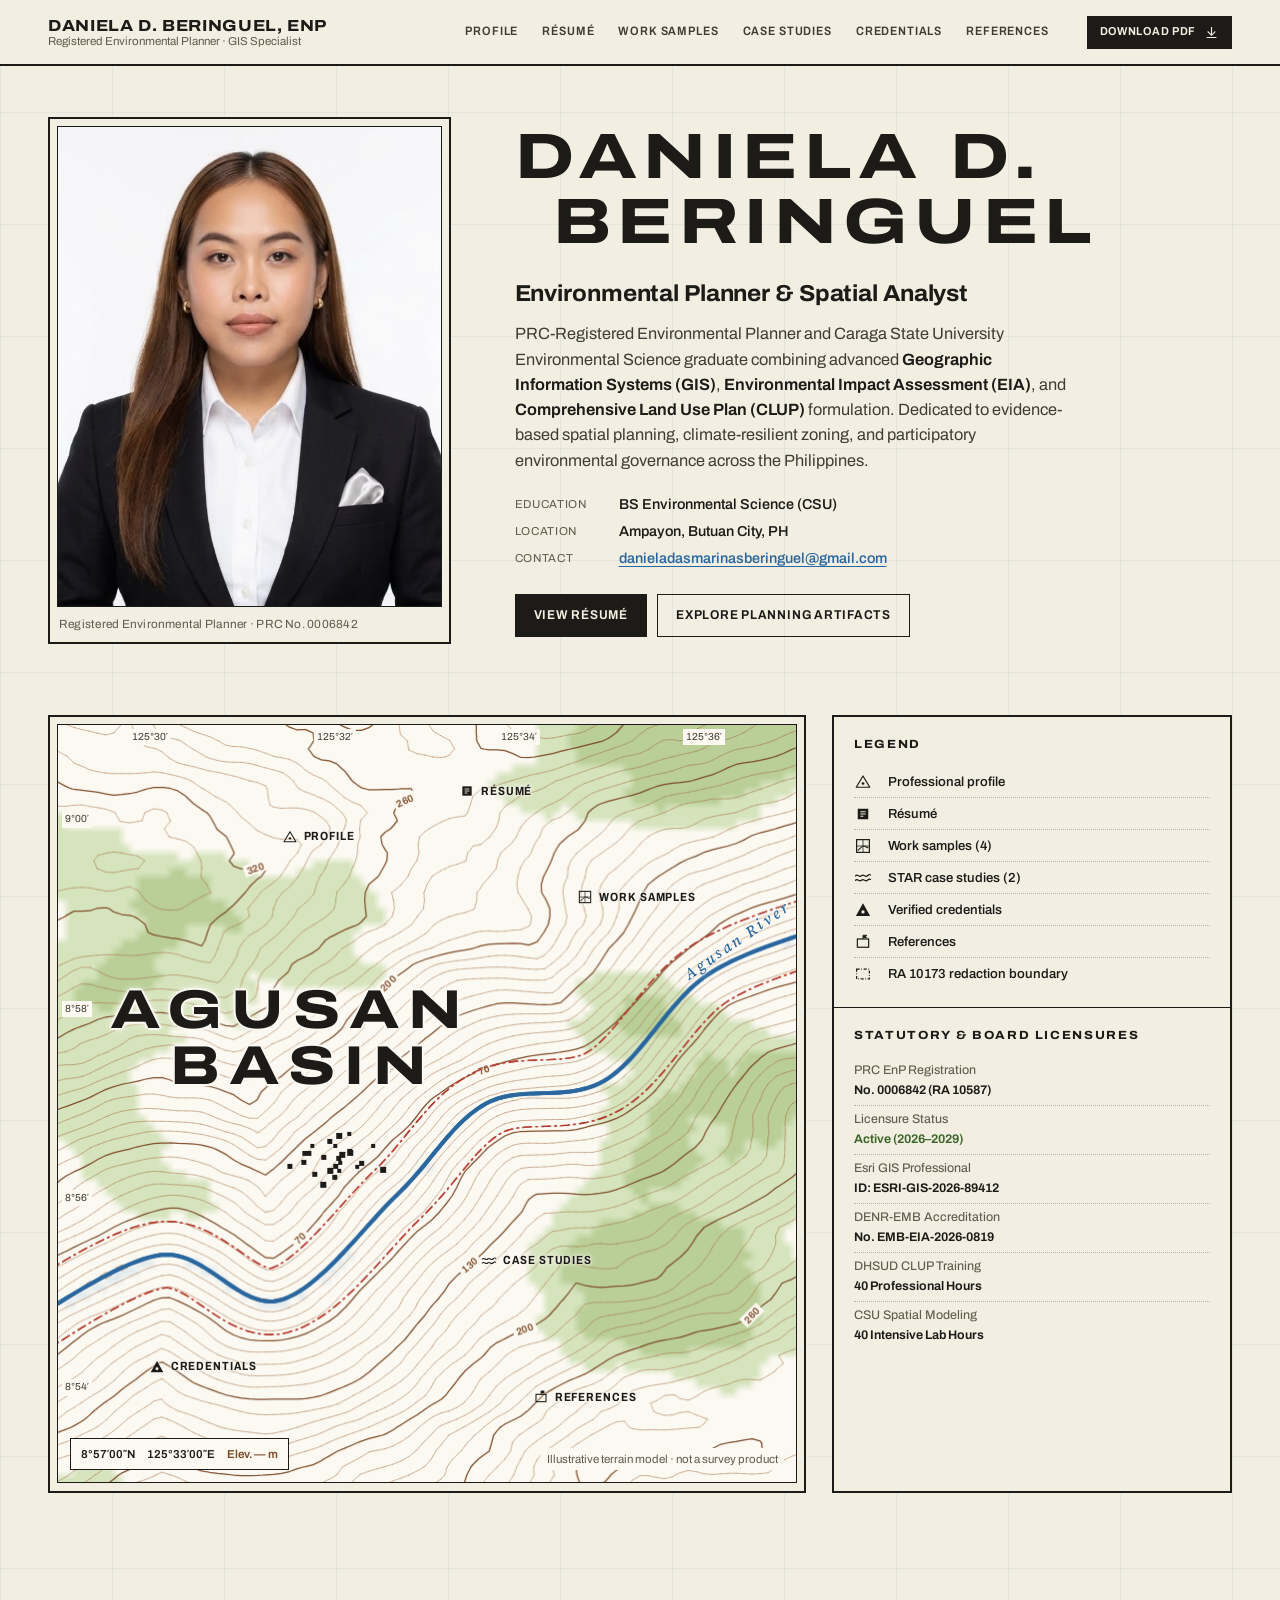
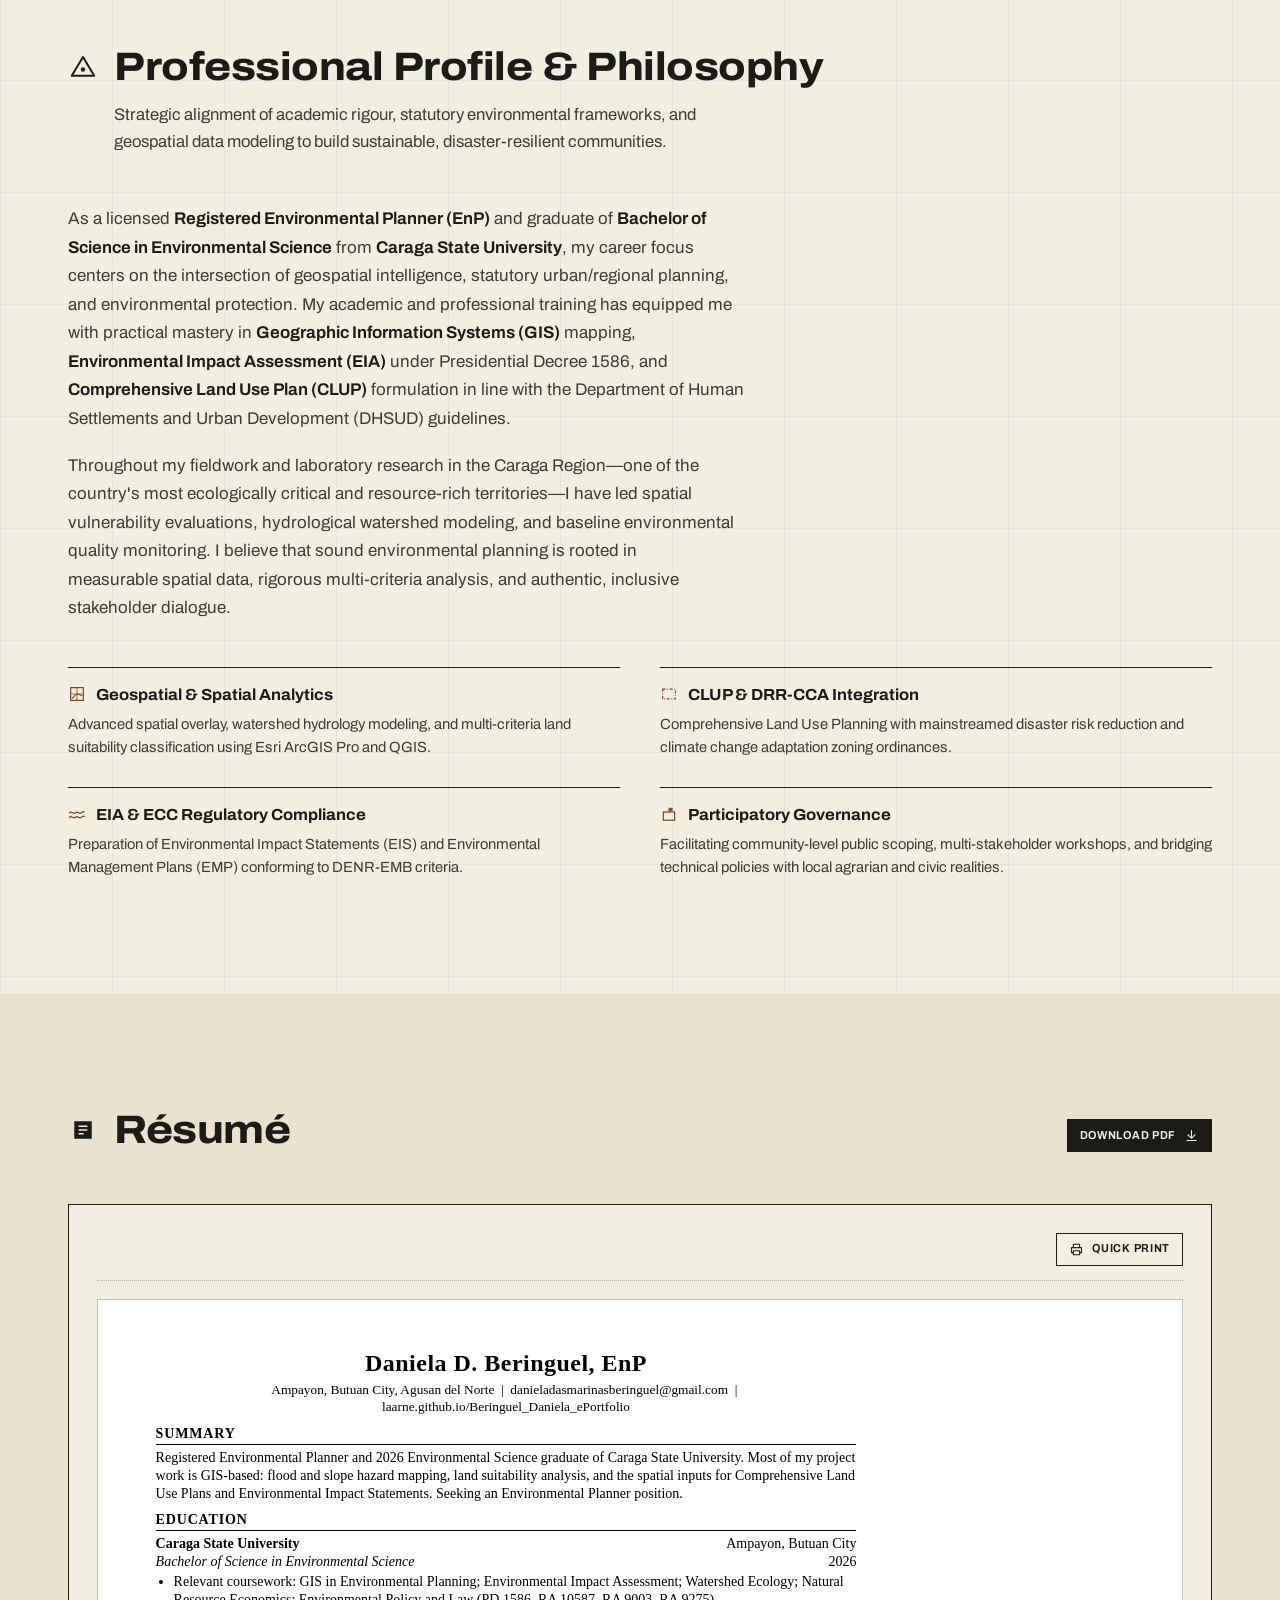
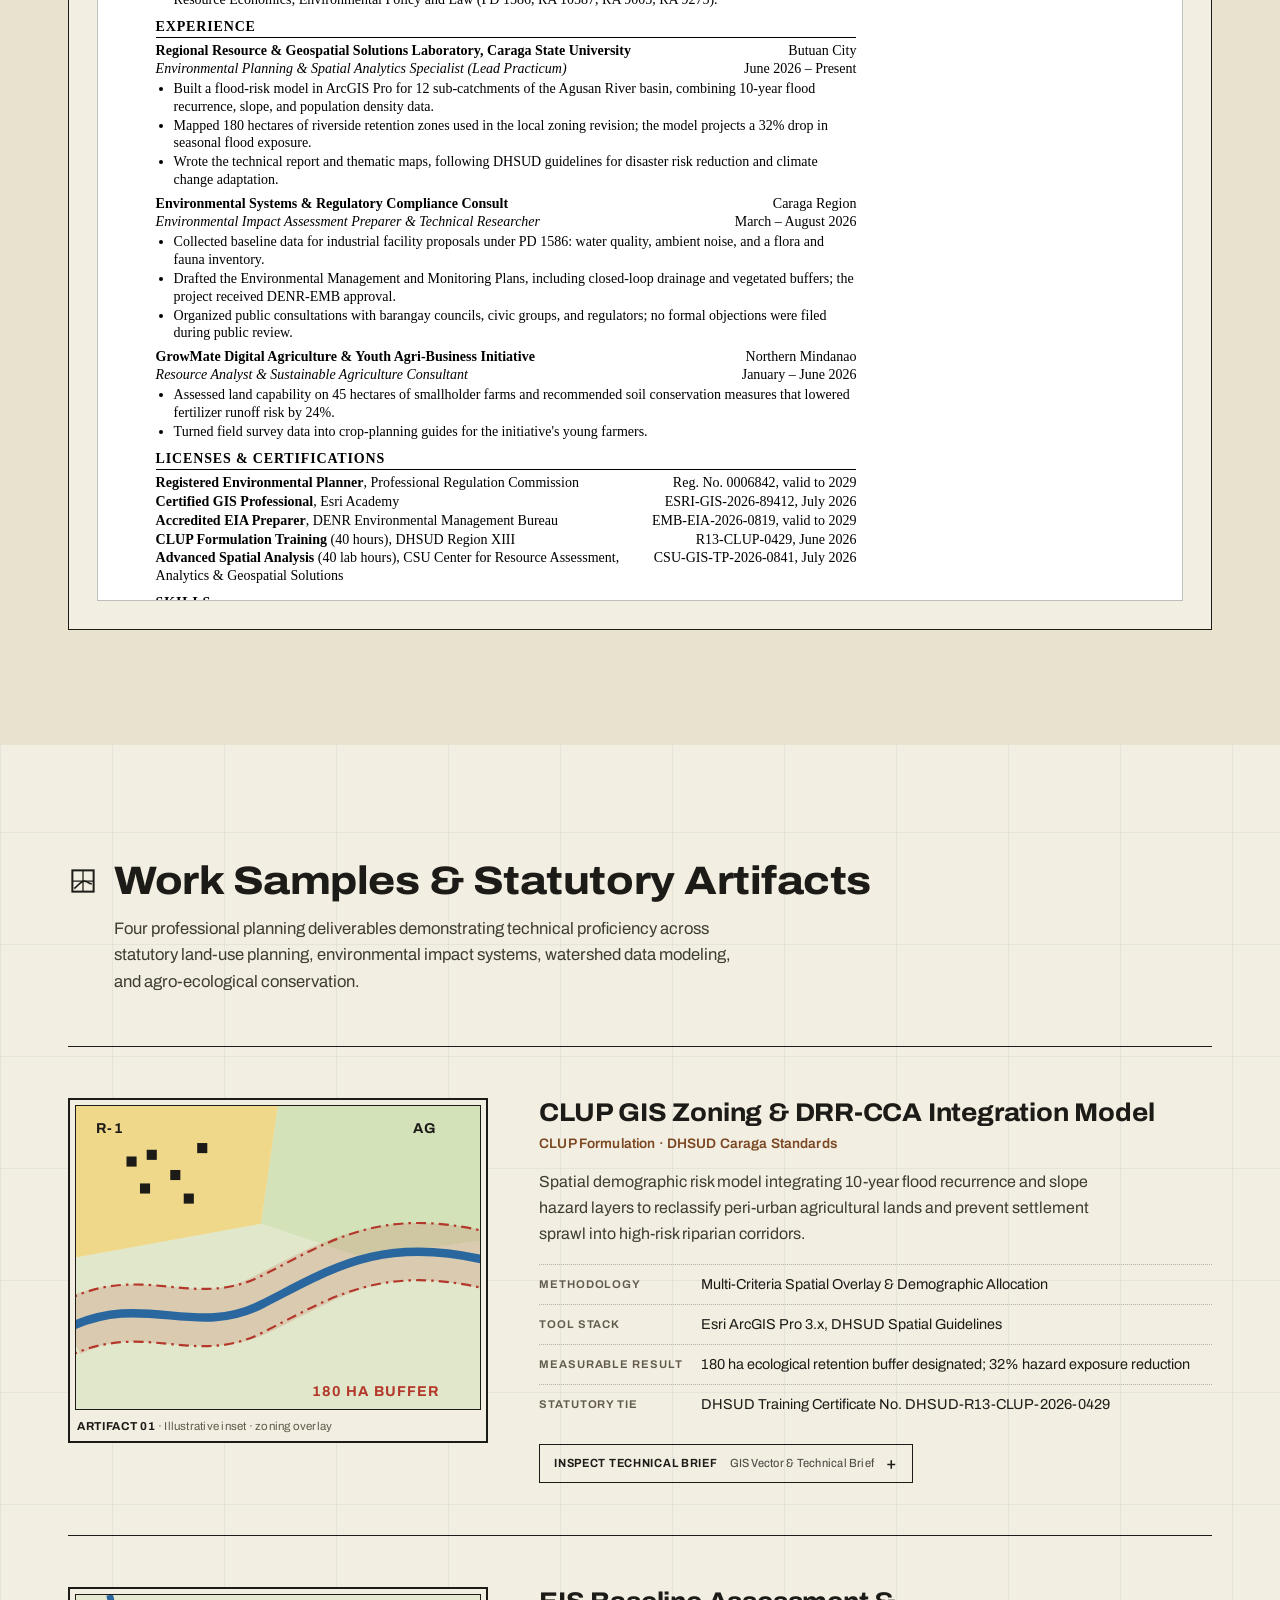
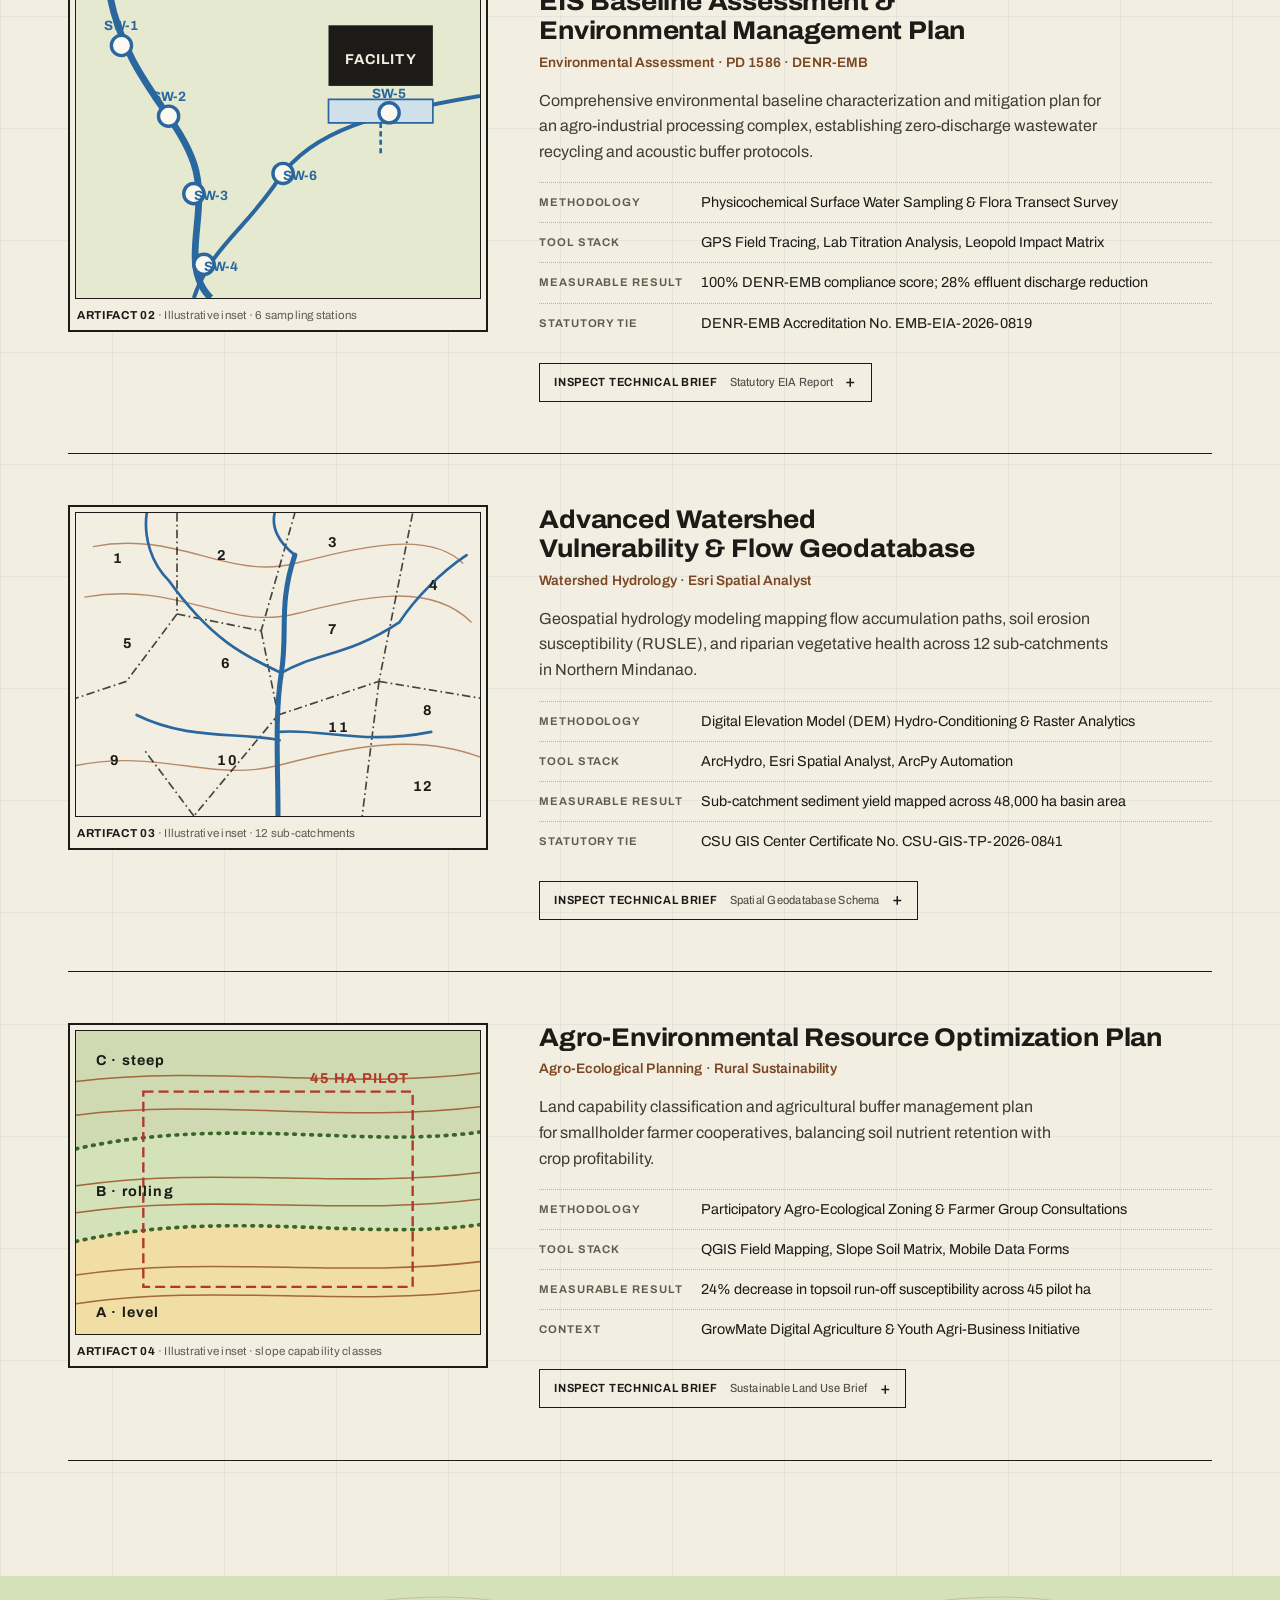
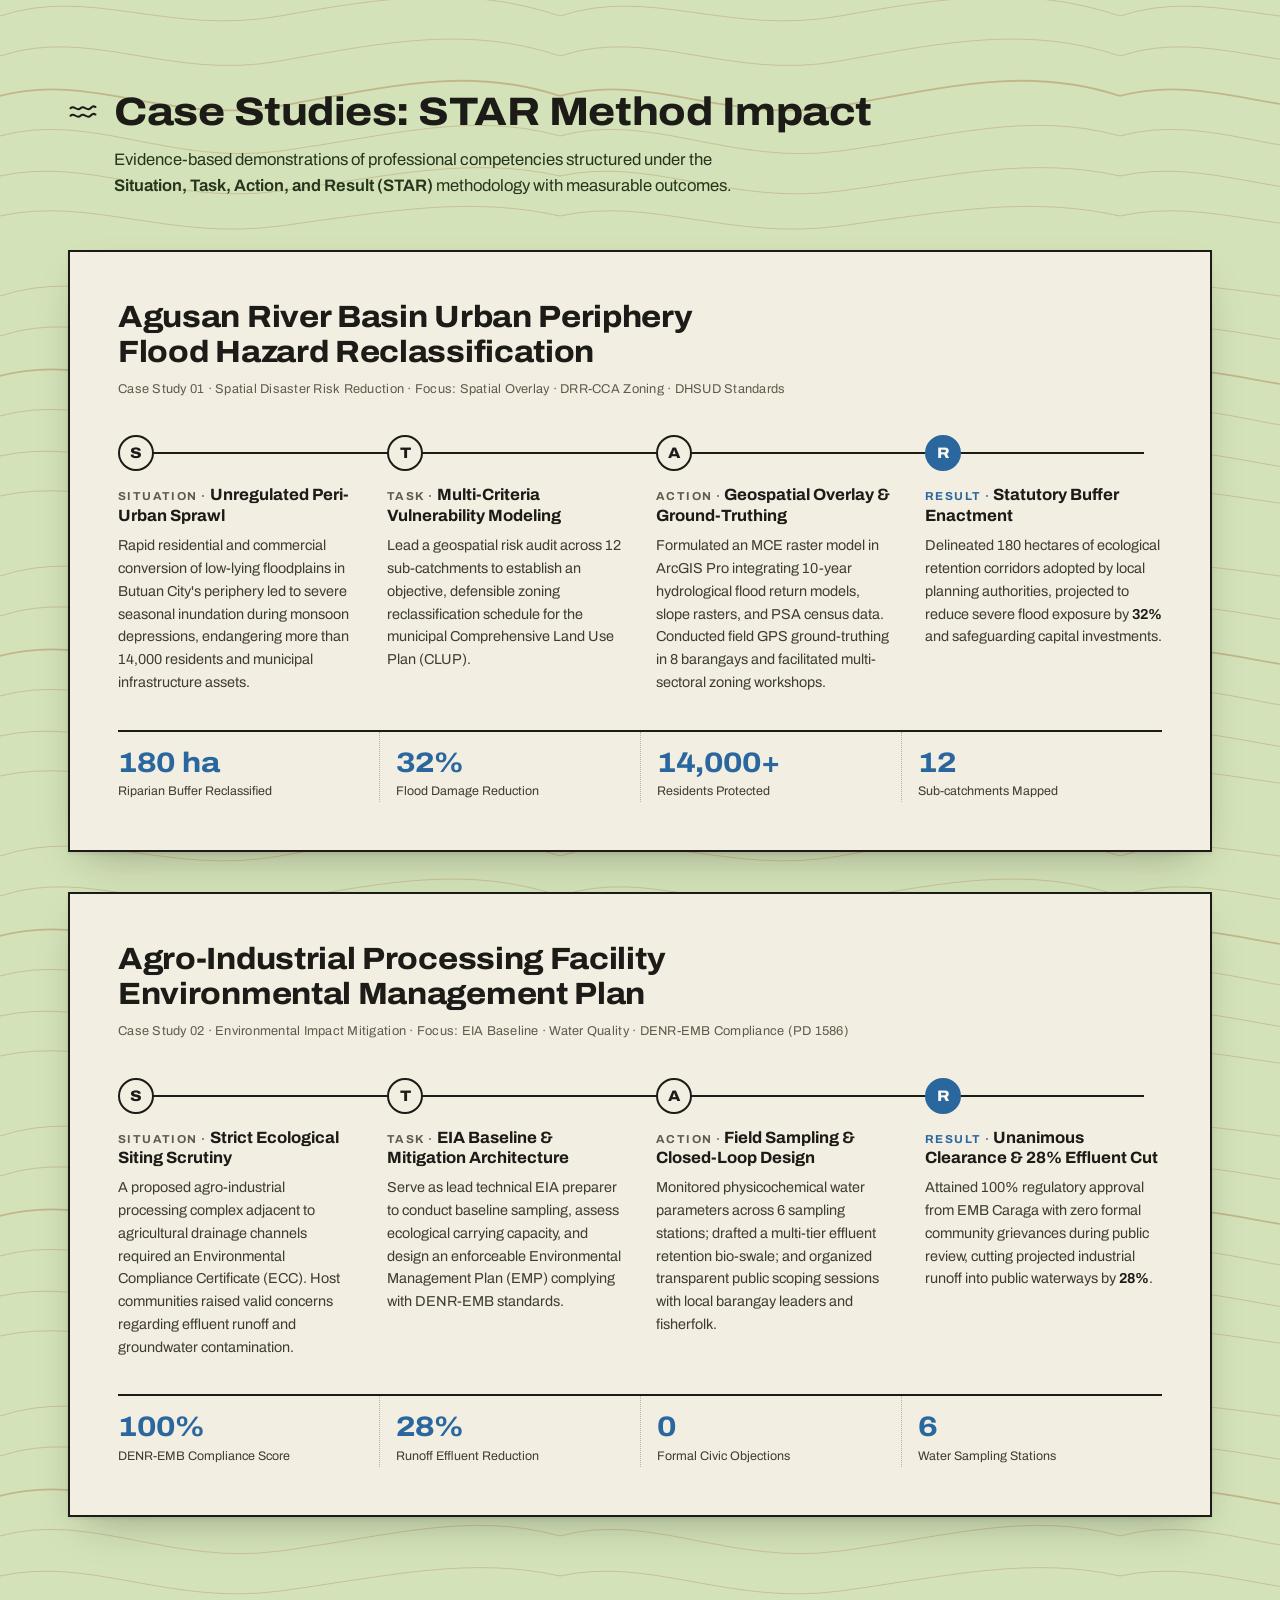
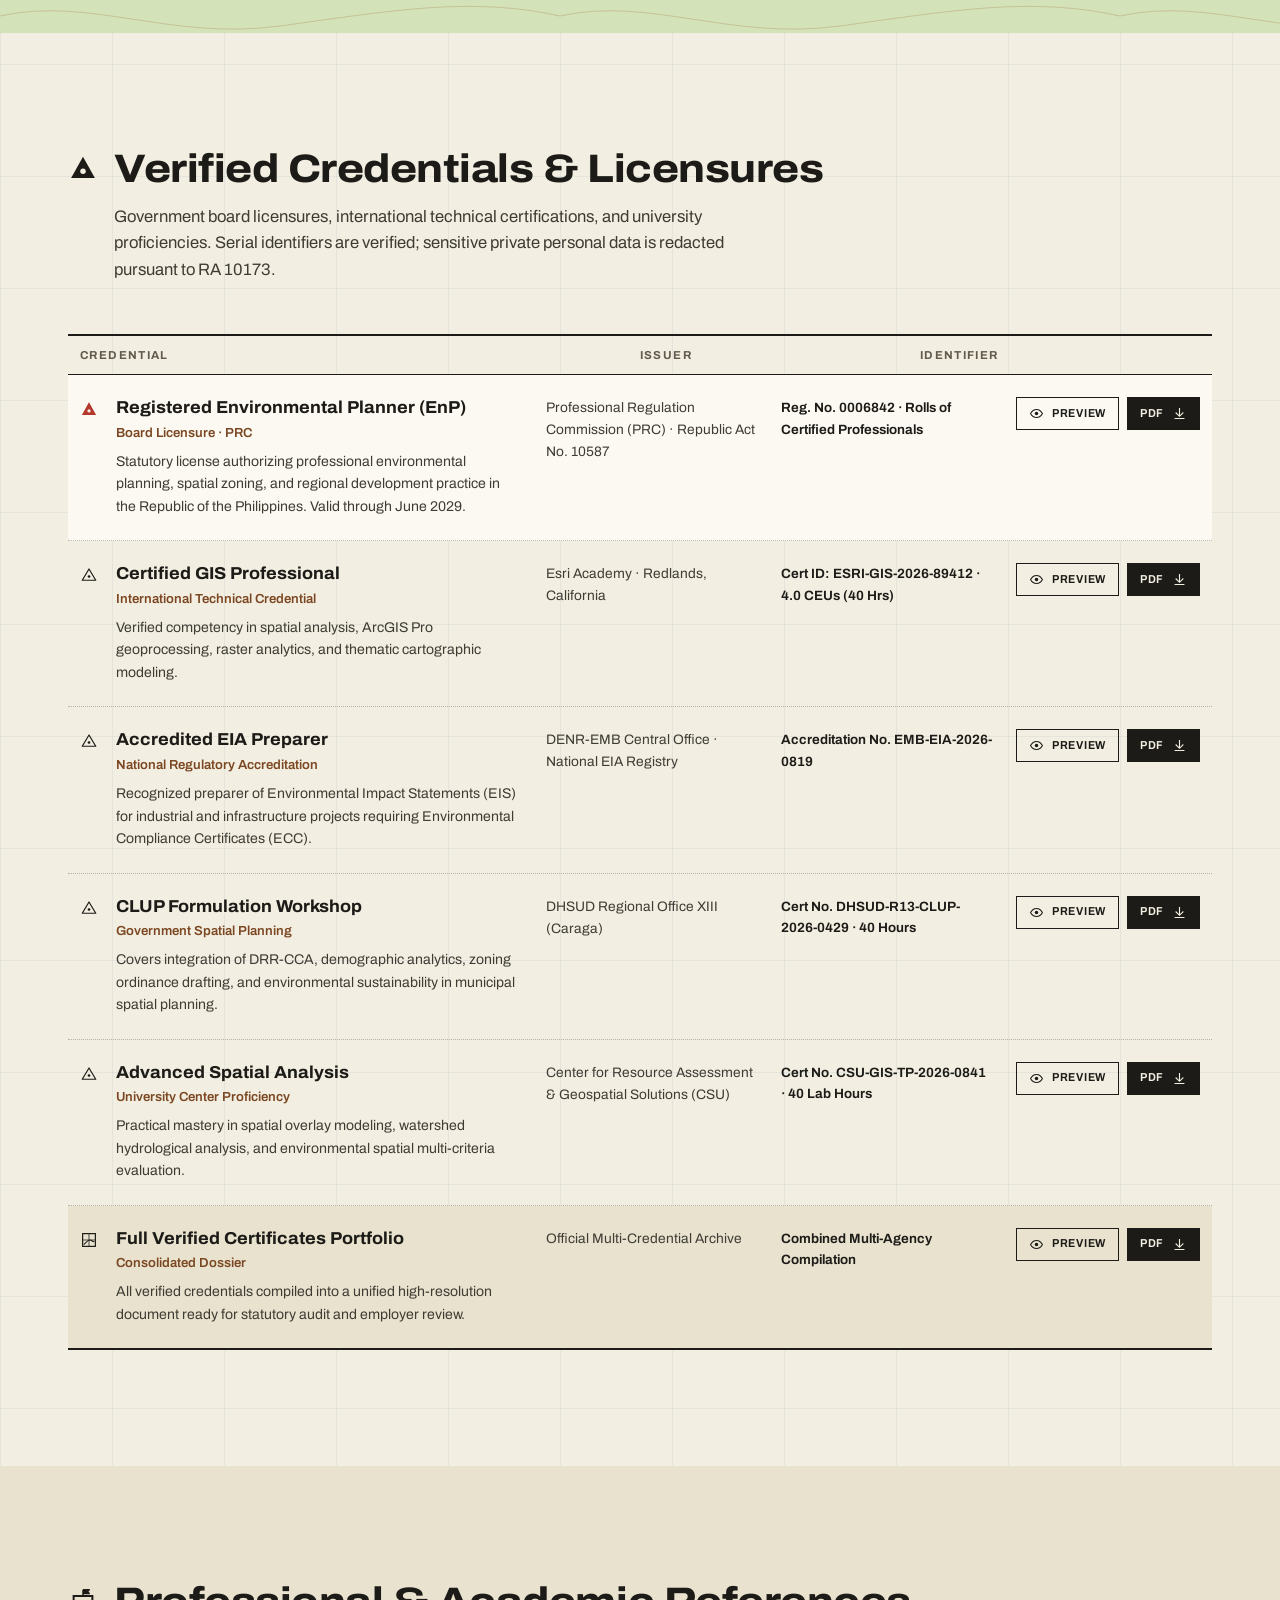
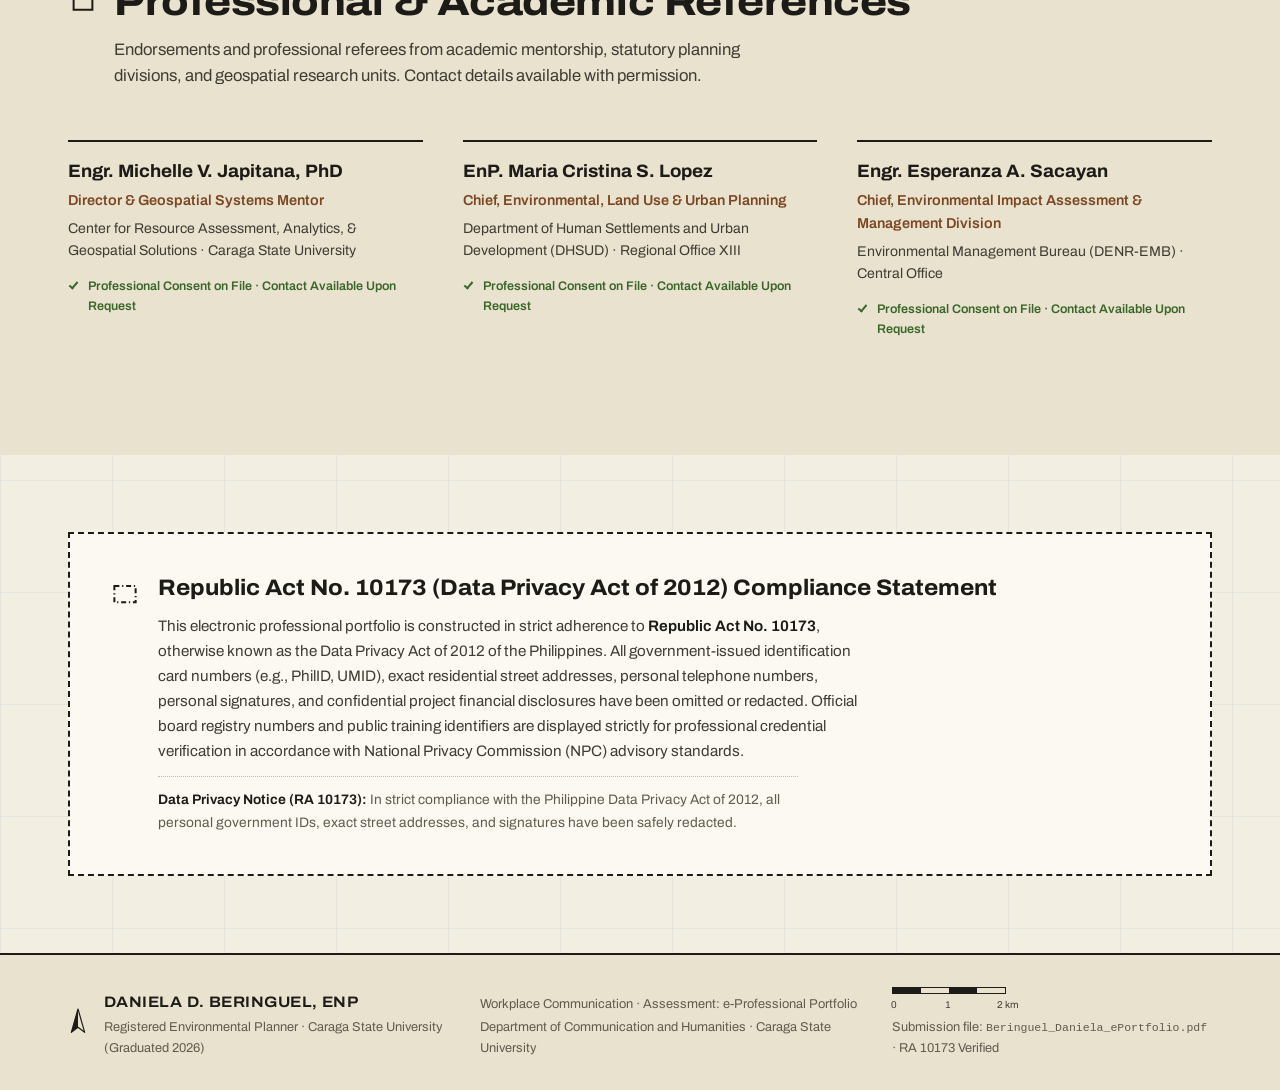
<file: index.html>
<!DOCTYPE html>
<html lang="en">
<head>
  <meta charset="UTF-8">
  <meta name="viewport" content="width=device-width, initial-scale=1.0">
  <title>Daniela D. Beringuel, EnP — e-Professional Portfolio</title>
  <meta name="description" content="e-Professional Portfolio of Daniela D. Beringuel, EnP. Registered Environmental Planner, Esri Certified GIS Professional, and DENR-EMB Accredited EIA Preparer.">
  <meta name="theme-color" content="#f2eee1">
  <link rel="preconnect" href="https://fonts.googleapis.com">
  <link rel="preconnect" href="https://fonts.gstatic.com" crossorigin>
  <link rel="stylesheet" href="https://fonts.googleapis.com/css2?family=Archivo:ital,wdth,wght@0,62..125,300..800;1,62..125,400..600&family=Source+Serif+4:ital,opsz,wght@0,8..60,400;0,8..60,600;1,8..60,400;1,8..60,500&display=swap">
  <link rel="stylesheet" href="styles.css">
</head>
<body>

  <!-- Map symbol library: one stroke weight, drawn like a topographic legend -->
  <svg class="sprite" aria-hidden="true" focusable="false">
    <symbol id="sym-bm" viewBox="0 0 24 24"><path d="M12 4 21 19H3Z" fill="none" stroke="currentColor" stroke-width="1.6" stroke-linejoin="round"/><circle cx="12" cy="14" r="1.8" fill="currentColor"/></symbol>
    <symbol id="sym-bldg" viewBox="0 0 24 24"><rect x="5" y="5" width="14" height="14" fill="currentColor"/><path d="M8.5 9h7M8.5 12h7M8.5 15h4" stroke="var(--paper)" stroke-width="1.3"/></symbol>
    <symbol id="sym-inset" viewBox="0 0 24 24"><rect x="3.5" y="3.5" width="17" height="17" fill="none" stroke="currentColor" stroke-width="1.6"/><path d="M3.5 12h17M12 3.5v17" stroke="currentColor" stroke-width="1"/><path d="M5 18c3-2 5-6 8-6s4 3 6 2" fill="none" stroke="currentColor" stroke-width="1.4"/></symbol>
    <symbol id="sym-river" viewBox="0 0 24 24"><path d="M2 9c3-3 5 3 8 0s5 3 8 0 3-1 4-1M2 15c3-3 5 3 8 0s5 3 8 0 3-1 4-1" fill="none" stroke="currentColor" stroke-width="1.6" stroke-linecap="round"/></symbol>
    <symbol id="sym-tri" viewBox="0 0 24 24"><path d="M12 3 21.5 20h-19Z" fill="currentColor"/><circle cx="12" cy="14.5" r="2.2" fill="var(--paper)"/></symbol>
    <symbol id="sym-school" viewBox="0 0 24 24"><rect x="4.5" y="8" width="15" height="11" fill="none" stroke="currentColor" stroke-width="1.6"/><path d="M12 3v5M12 3h5l-1.5 1.5L17 6h-5" fill="currentColor" stroke="currentColor" stroke-width="1.2" stroke-linejoin="round"/></symbol>
    <symbol id="sym-bound" viewBox="0 0 24 24"><rect x="3.5" y="5.5" width="17" height="13" fill="none" stroke="currentColor" stroke-width="1.6" stroke-dasharray="4 2.2 1 2.2"/></symbol>
    <symbol id="sym-down" viewBox="0 0 24 24"><path d="M12 4v12M6.5 11l5.5 5.5 5.5-5.5M5 20h14" fill="none" stroke="currentColor" stroke-width="1.8" stroke-linecap="square"/></symbol>
    <symbol id="sym-out" viewBox="0 0 24 24"><path d="M9 5H5v14h14v-4M13 5h6v6M19 5l-9 9" fill="none" stroke="currentColor" stroke-width="1.8" stroke-linecap="square"/></symbol>
    <symbol id="sym-eye" viewBox="0 0 24 24"><path d="M2.5 12S6 5.5 12 5.5 21.5 12 21.5 12 18 18.5 12 18.5 2.5 12 2.5 12Z" fill="none" stroke="currentColor" stroke-width="1.7"/><circle cx="12" cy="12" r="2.8" fill="currentColor"/></symbol>
    <symbol id="sym-print" viewBox="0 0 24 24"><path d="M7 9V3.5h10V9M7 17H4V9h16v8h-3M7 14h10v6.5H7Z" fill="none" stroke="currentColor" stroke-width="1.7" stroke-linejoin="round"/></symbol>
    <symbol id="sym-close" viewBox="0 0 24 24"><path d="M5 5l14 14M19 5 5 19" stroke="currentColor" stroke-width="2"/></symbol>
    <symbol id="sym-north" viewBox="0 0 24 40"><path d="M12 2 20 30 12 24 4 30Z" fill="none" stroke="currentColor" stroke-width="1.4" stroke-linejoin="round"/><path d="M12 2v22L4 30Z" fill="currentColor"/></symbol>
  </svg>

  <a class="skip-link" href="#profile">Skip to the portfolio</a>

  <header class="site-header">
    <div class="header-inner">
      <a href="#top" class="brand">
        <span class="brand-name">Daniela D. Beringuel, EnP</span>
        <span class="brand-sub">Registered Environmental Planner · GIS Specialist</span>
      </a>
      <nav class="site-nav" aria-label="Sections">
        <ul>
          <li><a href="#profile" class="nav-link">Profile</a></li>
          <li><a href="#resume" class="nav-link">Résumé</a></li>
          <li><a href="#artifacts" class="nav-link">Work Samples</a></li>
          <li><a href="#casestudies" class="nav-link">Case Studies</a></li>
          <li><a href="#credentials" class="nav-link">Credentials</a></li>
          <li><a href="#references" class="nav-link">References</a></li>
        </ul>
      </nav>
      <div class="header-actions">
        <a href="Beringuel_Daniela_Resume_ATS.pdf" download class="btn btn-ink btn-sm">Download PDF <svg class="i"><use href="#sym-down"/></svg></a>
      </div>
    </div>
  </header>

  <main id="top">

    <!-- ============ PROFILE HERO: first viewport ============ -->
    <section class="hero" aria-labelledby="hero-name">
      <div class="hero-inner">
        <figure class="hero-portrait">
          <img src="assets/images/profile.png" alt="Portrait of Daniela D. Beringuel" width="828" height="810">
          <figcaption>Registered Environmental Planner · PRC No. 0006842</figcaption>
        </figure>
        <div class="hero-body">
          <h1 class="hero-name" id="hero-name"><span>Daniela D.</span> <span>Beringuel</span></h1>
          <p class="tb-series">Environmental Planner &amp; Spatial Analyst</p>
          <p class="tb-summary">
            PRC-Registered Environmental Planner and Caraga State University Environmental Science graduate combining advanced <strong>Geographic Information Systems (GIS)</strong>, <strong>Environmental Impact Assessment (EIA)</strong>, and <strong>Comprehensive Land Use Plan (CLUP)</strong> formulation. Dedicated to evidence-based spatial planning, climate-resilient zoning, and participatory environmental governance across the Philippines.
          </p>
          <dl class="tb-facts">
            <div><dt>Education</dt><dd>BS Environmental Science (CSU)</dd></div>
            <div><dt>Location</dt><dd>Ampayon, Butuan City, PH</dd></div>
            <div><dt>Contact</dt><dd><a href="mailto:danieladasmarinasberinguel@gmail.com">danieladasmarinasberinguel@gmail.com</a></dd></div>
          </dl>
          <div class="tb-actions">
            <a href="#resume" class="btn btn-ink">View Résumé</a>
            <a href="#artifacts" class="btn btn-quiet">Explore Planning Artifacts</a>
          </div>
        </div>
      </div>
    </section>

    <!-- ============ THE SHEET ============ -->
    <section class="sheet" aria-label="Portfolio map and legend">
      <div class="map-frame">
        <div class="map" id="map">
          <canvas id="terrain" aria-hidden="true"></canvas>

          <div class="ticks ticks-top" aria-hidden="true"><span>125°30′</span><span>125°32′</span><span>125°34′</span><span>125°36′</span></div>
          <div class="ticks ticks-left" aria-hidden="true"><span>9°00′</span><span>8°58′</span><span>8°56′</span><span>8°54′</span></div>

          <p class="map-name" aria-hidden="true"><span>Agusan</span> <span>Basin</span></p>
          <p class="map-river" aria-hidden="true">Agusan River</p>

          <ul class="map-points" aria-label="Sections plotted on the sheet">
            <li style="--x:30%;--y:13%"><a href="#profile" data-point="profile"><svg class="i"><use href="#sym-bm"/></svg><span>Profile</span></a></li>
            <li style="--x:54%;--y:7%"><a href="#resume" data-point="resume"><svg class="i"><use href="#sym-bldg"/></svg><span>Résumé</span></a></li>
            <li style="--x:70%;--y:21%"><a href="#artifacts" data-point="artifacts"><svg class="i"><use href="#sym-inset"/></svg><span>Work Samples</span></a></li>
            <li style="--x:57%;--y:69%"><a href="#casestudies" data-point="casestudies"><svg class="i"><use href="#sym-river"/></svg><span>Case Studies</span></a></li>
            <li style="--x:12%;--y:83%"><a href="#credentials" data-point="credentials"><svg class="i"><use href="#sym-tri"/></svg><span>Credentials</span></a></li>
            <li style="--x:64%;--y:87%"><a href="#references" data-point="references"><svg class="i"><use href="#sym-school"/></svg><span>References</span></a></li>
          </ul>

          <div class="readout" id="readout" aria-hidden="true">
            <span id="ro-lat">8°57′00″N</span><span id="ro-lon">125°33′00″E</span><span id="ro-elev">Elev. — m</span>
          </div>
          <p class="map-note">Illustrative terrain model · not a survey product</p>
        </div>
      </div>

      <aside class="marginalia" aria-label="Legend and licensures">
        <nav class="legend" aria-label="Legend">
          <h2 class="box-title">Legend</h2>
          <ul>
            <li><a href="#profile" data-legend="profile"><svg class="i"><use href="#sym-bm"/></svg>Professional profile</a></li>
            <li><a href="#resume" data-legend="resume"><svg class="i"><use href="#sym-bldg"/></svg>Résumé</a></li>
            <li><a href="#artifacts" data-legend="artifacts"><svg class="i"><use href="#sym-inset"/></svg>Work samples (4)</a></li>
            <li><a href="#casestudies" data-legend="casestudies"><svg class="i"><use href="#sym-river"/></svg>STAR case studies (2)</a></li>
            <li><a href="#credentials" data-legend="credentials"><svg class="i"><use href="#sym-tri"/></svg>Verified credentials</a></li>
            <li><a href="#references" data-legend="references"><svg class="i"><use href="#sym-school"/></svg>References</a></li>
            <li><a href="#compliance"><svg class="i"><use href="#sym-bound"/></svg>RA 10173 redaction boundary</a></li>
          </ul>
        </nav>

        <div class="licensure">
          <h2 class="box-title">Statutory &amp; Board Licensures</h2>
          <table>
            <tr><th scope="row">PRC EnP Registration</th><td>No. 0006842 (RA 10587)</td></tr>
            <tr><th scope="row">Licensure Status</th><td class="ok">Active (2026–2029)</td></tr>
            <tr><th scope="row">Esri GIS Professional</th><td>ID: ESRI-GIS-2026-89412</td></tr>
            <tr><th scope="row">DENR-EMB Accreditation</th><td>No. EMB-EIA-2026-0819</td></tr>
            <tr><th scope="row">DHSUD CLUP Training</th><td>40 Professional Hours</td></tr>
            <tr><th scope="row">CSU Spatial Modeling</th><td>40 Intensive Lab Hours</td></tr>
          </table>
        </div>
      </aside>
    </section>

    <!-- ============ PROFILE ============ -->
    <section class="section" id="profile" aria-labelledby="h-profile">
      <div class="wrap">
        <header class="section-head">
          <svg class="i head-sym"><use href="#sym-bm"/></svg>
          <h2 id="h-profile">Professional Profile &amp; Philosophy</h2>
          <p class="lede">Strategic alignment of academic rigour, statutory environmental frameworks, and geospatial data modeling to build sustainable, disaster-resilient communities.</p>
        </header>

        <div class="profile-grid">
          <div class="prose">
            <p>
              As a licensed <strong>Registered Environmental Planner (EnP)</strong> and graduate of <strong>Bachelor of Science in Environmental Science</strong> from <strong>Caraga State University</strong>, my career focus centers on the intersection of geospatial intelligence, statutory urban/regional planning, and environmental protection. My academic and professional training has equipped me with practical mastery in <strong>Geographic Information Systems (GIS)</strong> mapping, <strong>Environmental Impact Assessment (EIA)</strong> under Presidential Decree 1586, and <strong>Comprehensive Land Use Plan (CLUP)</strong> formulation in line with the Department of Human Settlements and Urban Development (DHSUD) guidelines.
            </p>
            <p>
              Throughout my fieldwork and laboratory research in the Caraga Region—one of the country's most ecologically critical and resource-rich territories—I have led spatial vulnerability evaluations, hydrological watershed modeling, and baseline environmental quality monitoring. I believe that sound environmental planning is rooted in measurable spatial data, rigorous multi-criteria analysis, and authentic, inclusive stakeholder dialogue.
            </p>

            <dl class="practice">
              <div>
                <dt><svg class="i"><use href="#sym-inset"/></svg>Geospatial &amp; Spatial Analytics</dt>
                <dd>Advanced spatial overlay, watershed hydrology modeling, and multi-criteria land suitability classification using Esri ArcGIS Pro and QGIS.</dd>
              </div>
              <div>
                <dt><svg class="i"><use href="#sym-bound"/></svg>CLUP &amp; DRR-CCA Integration</dt>
                <dd>Comprehensive Land Use Planning with mainstreamed disaster risk reduction and climate change adaptation zoning ordinances.</dd>
              </div>
              <div>
                <dt><svg class="i"><use href="#sym-river"/></svg>EIA &amp; ECC Regulatory Compliance</dt>
                <dd>Preparation of Environmental Impact Statements (EIS) and Environmental Management Plans (EMP) conforming to DENR-EMB criteria.</dd>
              </div>
              <div>
                <dt><svg class="i"><use href="#sym-school"/></svg>Participatory Governance</dt>
                <dd>Facilitating community-level public scoping, multi-stakeholder workshops, and bridging technical policies with local agrarian and civic realities.</dd>
              </div>
            </dl>
          </div>
        </div>
      </div>
    </section>

    <!-- ============ RÉSUMÉ & LETTER ============ -->
    <section class="section section-tint" id="resume" aria-labelledby="h-resume">
      <div class="wrap">
        <header class="section-head section-head-split">
          <div>
            <svg class="i head-sym"><use href="#sym-bldg"/></svg>
            <h2 id="h-resume">Résumé</h2>
          </div>
          <div class="head-actions">
            <a href="Beringuel_Daniela_Resume_ATS.pdf" download class="btn btn-ink btn-sm">Download PDF <svg class="i"><use href="#sym-down"/></svg></a>
          </div>
        </header>

        <div class="tab-panel">
          <div class="panel-bar panel-bar-end">
            <button type="button" class="btn btn-quiet btn-sm" data-print-resume><svg class="i"><use href="#sym-print"/></svg> Quick Print</button>
          </div>
          <div class="doc-frame">
            <iframe src="resume.html" title="Daniela Beringuel Résumé" loading="lazy"></iframe>
          </div>
        </div>
      </div>
    </section>

    <!-- ============ ARTIFACTS ============ -->
    <section class="section" id="artifacts" aria-labelledby="h-artifacts">
      <div class="wrap">
        <header class="section-head">
          <svg class="i head-sym"><use href="#sym-inset"/></svg>
          <h2 id="h-artifacts">Work Samples &amp; Statutory Artifacts</h2>
          <p class="lede">Four professional planning deliverables demonstrating technical proficiency across statutory land-use planning, environmental impact systems, watershed data modeling, and agro-ecological conservation.</p>
        </header>

        <ol class="insets">
          <!-- Artifact 1 -->
          <li class="inset" id="artifact-clup">
            <figure class="inset-map">
              <svg viewBox="0 0 240 180" role="img" aria-label="Illustrative zoning inset: residential, agricultural and river corridor zones with a dashed retention buffer">
                <rect width="240" height="180" fill="var(--paper)"/>
                <path d="M0 0h120l-10 70L0 90Z" fill="var(--zone-res)"/>
                <path d="M120 0h120v80l-70 10-60-20Z" fill="var(--veg)"/>
                <path d="M0 90l110-20 60 20 70-10v100H0Z" fill="var(--veg)" opacity=".55"/>
                <path d="M-5 132C40 110 70 138 110 118s70-42 135-26" fill="none" stroke="var(--buffer)" stroke-width="34" stroke-opacity=".16"/>
                <path d="M-5 132C40 110 70 138 110 118s70-42 135-26" fill="none" stroke="var(--road)" stroke-width="34" stroke-dasharray="6 4" stroke-opacity="0" />
                <path d="M-5 115C40 93 70 121 110 101s70-42 135-26M-5 149C40 127 70 155 110 135s70-42 135-26" fill="none" stroke="var(--road)" stroke-width="1.3" stroke-dasharray="6 3 1.5 3"/>
                <path d="M-5 132C40 110 70 138 110 118s70-42 135-26" fill="none" stroke="var(--water)" stroke-width="5"/>
                <g fill="var(--ink)"><rect x="30" y="30" width="6" height="6"/><rect x="42" y="26" width="6" height="6"/><rect x="56" y="38" width="6" height="6"/><rect x="38" y="46" width="6" height="6"/><rect x="72" y="22" width="6" height="6"/><rect x="64" y="52" width="6" height="6"/></g>
                <text x="12" y="16" class="svg-lbl">R-1</text><text x="200" y="16" class="svg-lbl">AG</text><text x="140" y="172" class="svg-lbl svg-road">180 HA BUFFER</text>
              </svg>
              <figcaption><b>Artifact 01</b> · Illustrative inset · zoning overlay</figcaption>
            </figure>
            <div class="inset-body">
              <h3>CLUP GIS Zoning &amp; DRR-CCA Integration Model</h3>
              <p class="inset-ref">CLUP Formulation · DHSUD Caraga Standards</p>
              <p>Spatial demographic risk model integrating 10-year flood recurrence and slope hazard layers to reclassify peri-urban agricultural lands and prevent settlement sprawl into high-risk riparian corridors.</p>
              <dl class="meta">
                <div><dt>Methodology</dt><dd>Multi-Criteria Spatial Overlay &amp; Demographic Allocation</dd></div>
                <div><dt>Tool Stack</dt><dd>Esri ArcGIS Pro 3.x, DHSUD Spatial Guidelines</dd></div>
                <div><dt>Measurable Result</dt><dd>180 ha ecological retention buffer designated; 32% hazard exposure reduction</dd></div>
                <div><dt>Statutory Tie</dt><dd>DHSUD Training Certificate No. DHSUD-R13-CLUP-2026-0429</dd></div>
              </dl>
              <details class="brief">
                <summary>Inspect technical brief <span class="fmt">GIS Vector &amp; Technical Brief</span></summary>
                <div class="brief-body">
                  <h4>Executive Summary &amp; Spatial Methodology</h4>
                  <p>This spatial planning artifact establishes a rigorous Disaster Risk Reduction and Climate Change Adaptation (DRR-CCA) zoning framework for Caraga municipal jurisdictions. Using Esri ArcGIS Pro, multi-criteria overlay analytics were deployed to evaluate hydrological flood return periods, slope instability risks, and demographic exposure across twelve river-basin sub-catchments.</p>
                  <table class="data">
                    <thead><tr><th scope="col">Planning Parameter</th><th scope="col">Applied Standard / Metric</th></tr></thead>
                    <tbody>
                      <tr><td>Statutory Compliance</td><td>DHSUD CLUP Guidelines, RA 10587, RA 10121 (DRRM Act)</td></tr>
                      <tr><td>Spatial Data Inputs</td><td>LiDAR DEM (1m), DOST-PAGASA 25-yr Flood Scenarios, PSA 2024 Census</td></tr>
                      <tr><td>Key Deliverable</td><td>180-hectare riparian buffer zoning overlay preventing unsafe settlement sprawl</td></tr>
                      <tr><td>Measurable Outcome</td><td>32% reduction in vulnerable peri-urban infrastructure exposure</td></tr>
                    </tbody>
                  </table>
                  <h4>Relevant Training &amp; Accreditation</h4>
                  <p>Formulated in alignment with <strong>DHSUD Certificate No. DHSUD-R13-CLUP-2026-0429</strong> and <strong>PRC EnP Roll No. 0006842</strong>.</p>
                </div>
              </details>
            </div>
          </li>

          <!-- Artifact 2 -->
          <li class="inset" id="artifact-eia">
            <figure class="inset-map">
              <svg viewBox="0 0 240 180" role="img" aria-label="Illustrative sampling inset: six water sampling stations along a drainage channel beside a processing facility and bio-swale">
                <rect width="240" height="180" fill="var(--paper)"/>
                <path d="M0 0h240v180H0Z" fill="var(--veg)" opacity=".45"/>
                <path d="M20 0C30 50 60 70 70 100s-10 60 10 80" fill="none" stroke="var(--water)" stroke-width="4"/>
                <path d="M240 60C180 70 140 80 120 110S80 150 70 180" fill="none" stroke="var(--water)" stroke-width="2.4"/>
                <rect x="150" y="18" width="62" height="36" fill="var(--ink)"/>
                <path d="M150 62h62v14h-62Z" fill="var(--water-tint)" stroke="var(--water)" stroke-width="1"/>
                <path d="M181 76v18" stroke="var(--water)" stroke-width="1.6" stroke-dasharray="3 2"/>
                <g class="stations">
                  <g transform="translate(27 30)"><circle r="6"/><text y="-9">SW-1</text></g>
                  <g transform="translate(55 72)"><circle r="6"/><text y="-9">SW-2</text></g>
                  <g transform="translate(70 118)"><circle r="6"/><text x="10" y="4" text-anchor="start">SW-3</text></g>
                  <g transform="translate(76 160)"><circle r="6"/><text x="10" y="4" text-anchor="start">SW-4</text></g>
                  <g transform="translate(186 70)"><circle r="6"/><text y="-9">SW-5</text></g>
                  <g transform="translate(123 106)"><circle r="6"/><text x="10" y="4" text-anchor="start">SW-6</text></g>
                </g>
                <text x="181" y="41" class="svg-lbl svg-rev" text-anchor="middle">FACILITY</text>
              </svg>
              <figcaption><b>Artifact 02</b> · Illustrative inset · 6 sampling stations</figcaption>
            </figure>
            <div class="inset-body">
              <h3>EIS Baseline Assessment &amp; Environmental Management Plan</h3>
              <p class="inset-ref">Environmental Assessment · PD 1586 · DENR-EMB</p>
              <p>Comprehensive environmental baseline characterization and mitigation plan for an agro-industrial processing complex, establishing zero-discharge wastewater recycling and acoustic buffer protocols.</p>
              <dl class="meta">
                <div><dt>Methodology</dt><dd>Physicochemical Surface Water Sampling &amp; Flora Transect Survey</dd></div>
                <div><dt>Tool Stack</dt><dd>GPS Field Tracing, Lab Titration Analysis, Leopold Impact Matrix</dd></div>
                <div><dt>Measurable Result</dt><dd>100% DENR-EMB compliance score; 28% effluent discharge reduction</dd></div>
                <div><dt>Statutory Tie</dt><dd>DENR-EMB Accreditation No. EMB-EIA-2026-0819</dd></div>
              </dl>
              <details class="brief">
                <summary>Inspect technical brief <span class="fmt">Statutory EIA Report</span></summary>
                <div class="brief-body">
                  <h4>Environmental Assessment &amp; Mitigation Architecture</h4>
                  <p>Prepared for high-compliance statutory review under the Philippine Environmental Impact Statement System (PD 1586). This artifact features baseline environmental profiling (ambient noise, surface water physicochemical parameters, and terrestrial vegetation transects) combined with a closed-loop Environmental Management Plan (EMP).</p>
                  <table class="data">
                    <thead><tr><th scope="col">Compliance Module</th><th scope="col">Specification &amp; Results</th></tr></thead>
                    <tbody>
                      <tr><td>Accreditation Standard</td><td>DENR-EMB EIA Preparer Accreditation No. EMB-EIA-2026-0819</td></tr>
                      <tr><td>Baseline Sampling</td><td>6 river sampling stations (BOD, TSS, DO, pH, Heavy Metals)</td></tr>
                      <tr><td>Mitigation Protocol</td><td>Multi-stage bio-swale retention basin &amp; vegetative acoustic buffer</td></tr>
                      <tr><td>Regulatory Result</td><td>100% EMB Caraga clearance with zero unresolved civic objections</td></tr>
                    </tbody>
                  </table>
                </div>
              </details>
            </div>
          </li>

          <!-- Artifact 3 -->
          <li class="inset" id="artifact-watershed">
            <figure class="inset-map">
              <svg viewBox="0 0 240 180" role="img" aria-label="Illustrative watershed inset: a dendritic stream network divided into twelve sub-catchments">
                <rect width="240" height="180" fill="var(--paper)"/>
                <g fill="none" stroke="var(--contour)" stroke-width=".8" opacity=".75">
                  <path d="M10 20C60 10 90 40 130 30s80-20 100 0"/><path d="M5 50C60 40 90 70 130 60s80-20 105 5"/><path d="M0 150c50-10 80 10 120 0s80-20 120-5"/>
                </g>
                <g fill="none" stroke="var(--ink)" stroke-width="1" stroke-dasharray="5 2 1 2" opacity=".8">
                  <path d="M60 0v60l-30 40M60 60l50 10 20-70M110 70l10 50-50 60M120 120l60-20 20-100M180 100l60 10M180 100l-10 80M30 100 0 110M70 180l-30-40"/>
                </g>
                <g fill="none" stroke="var(--water)" stroke-linecap="round">
                  <path d="M120 180C120 150 118 120 122 95s-2-40 8-70" stroke-width="3"/>
                  <path d="M122 95C100 85 80 75 55 40M122 95c20-12 40-10 70-30M121 135c-25-5-55 0-85-15M121 130c25-2 50 8 90 0M130 25c-10-8-14-16-12-25M55 40C45 30 40 15 42 0M192 65c10-15 25-30 40-40" stroke-width="1.6"/>
                </g>
                <g class="svg-lbl" font-size="9"><text x="22" y="30">1</text><text x="84" y="28">2</text><text x="150" y="20">3</text><text x="210" y="46">4</text><text x="28" y="80">5</text><text x="86" y="92">6</text><text x="150" y="72">7</text><text x="206" y="120">8</text><text x="20" y="150">9</text><text x="84" y="150">10</text><text x="150" y="130">11</text><text x="200" y="165">12</text></g>
              </svg>
              <figcaption><b>Artifact 03</b> · Illustrative inset · 12 sub-catchments</figcaption>
            </figure>
            <div class="inset-body">
              <h3>Advanced Watershed Vulnerability &amp; Flow Geodatabase</h3>
              <p class="inset-ref">Watershed Hydrology · Esri Spatial Analyst</p>
              <p>Geospatial hydrology modeling mapping flow accumulation paths, soil erosion susceptibility (RUSLE), and riparian vegetative health across 12 sub-catchments in Northern Mindanao.</p>
              <dl class="meta">
                <div><dt>Methodology</dt><dd>Digital Elevation Model (DEM) Hydro-Conditioning &amp; Raster Analytics</dd></div>
                <div><dt>Tool Stack</dt><dd>ArcHydro, Esri Spatial Analyst, ArcPy Automation</dd></div>
                <div><dt>Measurable Result</dt><dd>Sub-catchment sediment yield mapped across 48,000 ha basin area</dd></div>
                <div><dt>Statutory Tie</dt><dd>CSU GIS Center Certificate No. CSU-GIS-TP-2026-0841</dd></div>
              </dl>
              <details class="brief">
                <summary>Inspect technical brief <span class="fmt">Spatial Geodatabase Schema</span></summary>
                <div class="brief-body">
                  <h4>Geospatial Data Modeling Framework</h4>
                  <p>Developed within the CSU Center for Resource Assessment, Analytics, and Geospatial Solutions (Cert No. CSU-GIS-TP-2026-0841). The project created a unified hydrological geodatabase mapping flow accumulation, sub-basin stream orders, soil erodibility (RUSLE model), and land-use transition matrices across 48,000 hectares.</p>
                  <p class="brief-note"><strong>Software &amp; Tool Stack:</strong> Esri ArcGIS Pro 3.x, Spatial Analyst Extension, ArcHydro Tools, Python/ArcPy geoprocessing scripts.</p>
                </div>
              </details>
            </div>
          </li>

          <!-- Artifact 4 -->
          <li class="inset" id="artifact-agro">
            <figure class="inset-map">
              <svg viewBox="0 0 240 180" role="img" aria-label="Illustrative land capability inset: slope classes A to C across a 45 hectare pilot area with contour buffer strips">
                <rect width="240" height="180" fill="var(--paper)"/>
                <path d="M0 0h240v60C170 70 90 50 0 70Z" fill="var(--veg-deep)" opacity=".55"/>
                <path d="M0 70c90-20 170 0 240-10v55C170 125 90 105 0 125Z" fill="var(--veg)"/>
                <path d="M0 125c90-20 170 0 240-10v65H0Z" fill="var(--zone-res)" opacity=".7"/>
                <g fill="none" stroke="var(--contour)" stroke-width=".9">
                  <path d="M0 30c80-10 160 5 240-5M0 50c80-10 160 5 240-5M0 92c80-12 160 2 240-8M0 108c80-12 160 2 240-8M0 145c80-12 160 2 240-8M0 162c80-12 160 2 240-8"/>
                </g>
                <g fill="none" stroke="var(--veg-ink)" stroke-width="2.2" stroke-dasharray="1 4" stroke-linecap="round">
                  <path d="M0 70c90-20 170 0 240-10M0 125c90-20 170 0 240-10"/>
                </g>
                <rect x="40" y="36" width="160" height="116" fill="none" stroke="var(--road)" stroke-width="1.4" stroke-dasharray="6 3"/>
                <g class="svg-lbl"><text x="12" y="20">C · steep</text><text x="12" y="98">B · rolling</text><text x="12" y="170">A · level</text><text x="198" y="31" text-anchor="end" class="svg-road">45 HA PILOT</text></g>
              </svg>
              <figcaption><b>Artifact 04</b> · Illustrative inset · slope capability classes</figcaption>
            </figure>
            <div class="inset-body">
              <h3>Agro-Environmental Resource Optimization Plan</h3>
              <p class="inset-ref">Agro-Ecological Planning · Rural Sustainability</p>
              <p>Land capability classification and agricultural buffer management plan for smallholder farmer cooperatives, balancing soil nutrient retention with crop profitability.</p>
              <dl class="meta">
                <div><dt>Methodology</dt><dd>Participatory Agro-Ecological Zoning &amp; Farmer Group Consultations</dd></div>
                <div><dt>Tool Stack</dt><dd>QGIS Field Mapping, Slope Soil Matrix, Mobile Data Forms</dd></div>
                <div><dt>Measurable Result</dt><dd>24% decrease in topsoil run-off susceptibility across 45 pilot ha</dd></div>
                <div><dt>Context</dt><dd>GrowMate Digital Agriculture &amp; Youth Agri-Business Initiative</dd></div>
              </dl>
              <details class="brief">
                <summary>Inspect technical brief <span class="fmt">Sustainable Land Use Brief</span></summary>
                <div class="brief-body">
                  <h4>Sustainable Land-Use &amp; Agri-Ecological Integration</h4>
                  <p>Integrated as an environmental sustainability component for regional agri-business initiatives. Formulated spatial soil-slope capability classifications that directed smallholder corn and high-value crop cultivation into erosion-resistant micro-zones, reducing chemical runoff by 24% and supporting sustainable rural livelihoods.</p>
                </div>
              </details>
            </div>
          </li>
        </ol>
      </div>
    </section>

    <!-- ============ CASE STUDIES ============ -->
    <section class="section section-veg" id="casestudies" aria-labelledby="h-cases">
      <div class="wrap">
        <header class="section-head">
          <svg class="i head-sym"><use href="#sym-river"/></svg>
          <h2 id="h-cases">Case Studies: STAR Method Impact</h2>
          <p class="lede">Evidence-based demonstrations of professional competencies structured under the <strong>Situation, Task, Action, and Result (STAR)</strong> methodology with measurable outcomes.</p>
        </header>

        <article class="case">
          <header class="case-head">
            <h3>Agusan River Basin Urban Periphery Flood Hazard Reclassification</h3>
            <p class="case-focus">Case Study 01 · Spatial Disaster Risk Reduction · Focus: Spatial Overlay · DRR-CCA Zoning · DHSUD Standards</p>
          </header>
          <ol class="traverse">
            <li><span class="stn">S</span><h4><span class="stn-name">Situation</span>Unregulated Peri-Urban Sprawl</h4><p>Rapid residential and commercial conversion of low-lying floodplains in Butuan City's periphery led to severe seasonal inundation during monsoon depressions, endangering more than 14,000 residents and municipal infrastructure assets.</p></li>
            <li><span class="stn">T</span><h4><span class="stn-name">Task</span>Multi-Criteria Vulnerability Modeling</h4><p>Lead a geospatial risk audit across 12 sub-catchments to establish an objective, defensible zoning reclassification schedule for the municipal Comprehensive Land Use Plan (CLUP).</p></li>
            <li><span class="stn">A</span><h4><span class="stn-name">Action</span>Geospatial Overlay &amp; Ground-Truthing</h4><p>Formulated an MCE raster model in ArcGIS Pro integrating 10-year hydrological flood return models, slope rasters, and PSA census data. Conducted field GPS ground-truthing in 8 barangays and facilitated multi-sectoral zoning workshops.</p></li>
            <li class="is-result"><span class="stn">R</span><h4><span class="stn-name">Result</span>Statutory Buffer Enactment</h4><p>Delineated 180 hectares of ecological retention corridors adopted by local planning authorities, projected to reduce severe flood exposure by <strong>32%</strong> and safeguarding capital investments.</p></li>
          </ol>
          <dl class="figures">
            <div><dt>Riparian Buffer Reclassified</dt><dd>180 ha</dd></div>
            <div><dt>Flood Damage Reduction</dt><dd>32%</dd></div>
            <div><dt>Residents Protected</dt><dd>14,000+</dd></div>
            <div><dt>Sub-catchments Mapped</dt><dd>12</dd></div>
          </dl>
        </article>

        <article class="case">
          <header class="case-head">
            <h3>Agro-Industrial Processing Facility Environmental Management Plan</h3>
            <p class="case-focus">Case Study 02 · Environmental Impact Mitigation · Focus: EIA Baseline · Water Quality · DENR-EMB Compliance (PD 1586)</p>
          </header>
          <ol class="traverse">
            <li><span class="stn">S</span><h4><span class="stn-name">Situation</span>Strict Ecological Siting Scrutiny</h4><p>A proposed agro-industrial processing complex adjacent to agricultural drainage channels required an Environmental Compliance Certificate (ECC). Host communities raised valid concerns regarding effluent runoff and groundwater contamination.</p></li>
            <li><span class="stn">T</span><h4><span class="stn-name">Task</span>EIA Baseline &amp; Mitigation Architecture</h4><p>Serve as lead technical EIA preparer to conduct baseline sampling, assess ecological carrying capacity, and design an enforceable Environmental Management Plan (EMP) complying with DENR-EMB standards.</p></li>
            <li><span class="stn">A</span><h4><span class="stn-name">Action</span>Field Sampling &amp; Closed-Loop Design</h4><p>Monitored physicochemical water parameters across 6 sampling stations; drafted a multi-tier effluent retention bio-swale; and organized transparent public scoping sessions with local barangay leaders and fisherfolk.</p></li>
            <li class="is-result"><span class="stn">R</span><h4><span class="stn-name">Result</span>Unanimous Clearance &amp; 28% Effluent Cut</h4><p>Attained 100% regulatory approval from EMB Caraga with zero formal community grievances during public review, cutting projected industrial runoff into public waterways by <strong>28%</strong>.</p></li>
          </ol>
          <dl class="figures">
            <div><dt>DENR-EMB Compliance Score</dt><dd>100%</dd></div>
            <div><dt>Runoff Effluent Reduction</dt><dd>28%</dd></div>
            <div><dt>Formal Civic Objections</dt><dd>0</dd></div>
            <div><dt>Water Sampling Stations</dt><dd>6</dd></div>
          </dl>
        </article>
      </div>
    </section>

    <!-- ============ CREDENTIALS ============ -->
    <section class="section" id="credentials" aria-labelledby="h-creds">
      <div class="wrap">
        <header class="section-head">
          <svg class="i head-sym"><use href="#sym-tri"/></svg>
          <h2 id="h-creds">Verified Credentials &amp; Licensures</h2>
          <p class="lede">Government board licensures, international technical certifications, and university proficiencies. Serial identifiers are verified; sensitive private personal data is redacted pursuant to RA 10173.</p>
        </header>

        <div class="register" role="table" aria-label="Credential register">
          <div class="reg-row reg-headrow" role="row">
            <span role="columnheader">Credential</span>
            <span role="columnheader">Issuer</span>
            <span role="columnheader">Identifier</span>
            <span role="columnheader"><span class="vh">Documents</span></span>
          </div>

          <div class="reg-row is-primary" role="row">
            <div role="cell" class="reg-cred">
              <svg class="i"><use href="#sym-tri"/></svg>
              <div><h3>Registered Environmental Planner (EnP)</h3><p class="reg-type">Board Licensure · PRC</p><p>Statutory license authorizing professional environmental planning, spatial zoning, and regional development practice in the Republic of the Philippines. Valid through June 2029.</p></div>
            </div>
            <div role="cell" class="reg-issuer">Professional Regulation Commission (PRC) · Republic Act No. 10587</div>
            <div role="cell" class="reg-id">Reg. No. 0006842 · Rolls of Certified Professionals</div>
            <div role="cell" class="reg-actions">
              <button type="button" class="btn btn-quiet btn-sm" data-doc="assets/certificates/01_PRC_Environmental_Planner_Certificate.pdf" data-doc-title="PRC Environmental Planner Certificate"><svg class="i"><use href="#sym-eye"/></svg> Preview</button>
              <a href="assets/certificates/01_PRC_Environmental_Planner_Certificate.pdf" download class="btn btn-ink btn-sm">PDF <svg class="i"><use href="#sym-down"/></svg></a>
            </div>
          </div>

          <div class="reg-row" role="row">
            <div role="cell" class="reg-cred">
              <svg class="i"><use href="#sym-bm"/></svg>
              <div><h3>Certified GIS Professional</h3><p class="reg-type">International Technical Credential</p><p>Verified competency in spatial analysis, ArcGIS Pro geoprocessing, raster analytics, and thematic cartographic modeling.</p></div>
            </div>
            <div role="cell" class="reg-issuer">Esri Academy · Redlands, California</div>
            <div role="cell" class="reg-id">Cert ID: ESRI-GIS-2026-89412 · 4.0 CEUs (40 Hrs)</div>
            <div role="cell" class="reg-actions">
              <button type="button" class="btn btn-quiet btn-sm" data-doc="assets/certificates/02_Esri_GIS_Professional_Certificate.pdf" data-doc-title="Esri Certified GIS Professional Credential"><svg class="i"><use href="#sym-eye"/></svg> Preview</button>
              <a href="assets/certificates/02_Esri_GIS_Professional_Certificate.pdf" download class="btn btn-ink btn-sm">PDF <svg class="i"><use href="#sym-down"/></svg></a>
            </div>
          </div>

          <div class="reg-row" role="row">
            <div role="cell" class="reg-cred">
              <svg class="i"><use href="#sym-bm"/></svg>
              <div><h3>Accredited EIA Preparer</h3><p class="reg-type">National Regulatory Accreditation</p><p>Recognized preparer of Environmental Impact Statements (EIS) for industrial and infrastructure projects requiring Environmental Compliance Certificates (ECC).</p></div>
            </div>
            <div role="cell" class="reg-issuer">DENR-EMB Central Office · National EIA Registry</div>
            <div role="cell" class="reg-id">Accreditation No. EMB-EIA-2026-0819</div>
            <div role="cell" class="reg-actions">
              <button type="button" class="btn btn-quiet btn-sm" data-doc="assets/certificates/02_DENR_EMB_EIA_Preparer_Certificate.pdf" data-doc-title="DENR-EMB EIA Preparer Certificate"><svg class="i"><use href="#sym-eye"/></svg> Preview</button>
              <a href="assets/certificates/02_DENR_EMB_EIA_Preparer_Certificate.pdf" download class="btn btn-ink btn-sm">PDF <svg class="i"><use href="#sym-down"/></svg></a>
            </div>
          </div>

          <div class="reg-row" role="row">
            <div role="cell" class="reg-cred">
              <svg class="i"><use href="#sym-bm"/></svg>
              <div><h3>CLUP Formulation Workshop</h3><p class="reg-type">Government Spatial Planning</p><p>Covers integration of DRR-CCA, demographic analytics, zoning ordinance drafting, and environmental sustainability in municipal spatial planning.</p></div>
            </div>
            <div role="cell" class="reg-issuer">DHSUD Regional Office XIII (Caraga)</div>
            <div role="cell" class="reg-id">Cert No. DHSUD-R13-CLUP-2026-0429 · 40 Hours</div>
            <div role="cell" class="reg-actions">
              <button type="button" class="btn btn-quiet btn-sm" data-doc="assets/certificates/01_DHSUD_CLUP_Training_Certificate.pdf" data-doc-title="DHSUD CLUP Training Certificate"><svg class="i"><use href="#sym-eye"/></svg> Preview</button>
              <a href="assets/certificates/01_DHSUD_CLUP_Training_Certificate.pdf" download class="btn btn-ink btn-sm">PDF <svg class="i"><use href="#sym-down"/></svg></a>
            </div>
          </div>

          <div class="reg-row" role="row">
            <div role="cell" class="reg-cred">
              <svg class="i"><use href="#sym-bm"/></svg>
              <div><h3>Advanced Spatial Analysis</h3><p class="reg-type">University Center Proficiency</p><p>Practical mastery in spatial overlay modeling, watershed hydrological analysis, and environmental spatial multi-criteria evaluation.</p></div>
            </div>
            <div role="cell" class="reg-issuer">Center for Resource Assessment &amp; Geospatial Solutions (CSU)</div>
            <div role="cell" class="reg-id">Cert No. CSU-GIS-TP-2026-0841 · 40 Lab Hours</div>
            <div role="cell" class="reg-actions">
              <button type="button" class="btn btn-quiet btn-sm" data-doc="assets/certificates/03_CSU_GIS_Spatial_Analysis_Certificate.pdf" data-doc-title="CSU Advanced Spatial Analysis Certificate"><svg class="i"><use href="#sym-eye"/></svg> Preview</button>
              <a href="assets/certificates/03_CSU_GIS_Spatial_Analysis_Certificate.pdf" download class="btn btn-ink btn-sm">PDF <svg class="i"><use href="#sym-down"/></svg></a>
            </div>
          </div>

          <div class="reg-row is-archive" role="row">
            <div role="cell" class="reg-cred">
              <svg class="i"><use href="#sym-inset"/></svg>
              <div><h3>Full Verified Certificates Portfolio</h3><p class="reg-type">Consolidated Dossier</p><p>All verified credentials compiled into a unified high-resolution document ready for statutory audit and employer review.</p></div>
            </div>
            <div role="cell" class="reg-issuer">Official Multi-Credential Archive</div>
            <div role="cell" class="reg-id">Combined Multi-Agency Compilation</div>
            <div role="cell" class="reg-actions">
              <button type="button" class="btn btn-quiet btn-sm" data-doc="assets/certificates/Daniela_Beringuel_Certificates_Portfolio.pdf" data-doc-title="Consolidated Certificates Portfolio"><svg class="i"><use href="#sym-eye"/></svg> Preview</button>
              <a href="assets/certificates/Daniela_Beringuel_Certificates_Portfolio.pdf" download class="btn btn-ink btn-sm">PDF <svg class="i"><use href="#sym-down"/></svg></a>
            </div>
          </div>
        </div>
      </div>
    </section>

    <!-- ============ REFERENCES ============ -->
    <section class="section section-tint" id="references" aria-labelledby="h-refs">
      <div class="wrap">
        <header class="section-head">
          <svg class="i head-sym"><use href="#sym-school"/></svg>
          <h2 id="h-refs">Professional &amp; Academic References</h2>
          <p class="lede">Endorsements and professional referees from academic mentorship, statutory planning divisions, and geospatial research units. Contact details available with permission.</p>
        </header>
        <ul class="refs">
          <li>
            <h3>Engr. Michelle V. Japitana, PhD</h3>
            <p class="ref-role">Director &amp; Geospatial Systems Mentor</p>
            <p class="ref-inst">Center for Resource Assessment, Analytics, &amp; Geospatial Solutions · Caraga State University</p>
            <p class="ref-consent">Professional Consent on File · Contact Available Upon Request</p>
          </li>
          <li>
            <h3>EnP. Maria Cristina S. Lopez</h3>
            <p class="ref-role">Chief, Environmental, Land Use &amp; Urban Planning</p>
            <p class="ref-inst">Department of Human Settlements and Urban Development (DHSUD) · Regional Office XIII</p>
            <p class="ref-consent">Professional Consent on File · Contact Available Upon Request</p>
          </li>
          <li>
            <h3>Engr. Esperanza A. Sacayan</h3>
            <p class="ref-role">Chief, Environmental Impact Assessment &amp; Management Division</p>
            <p class="ref-inst">Environmental Management Bureau (DENR-EMB) · Central Office</p>
            <p class="ref-consent">Professional Consent on File · Contact Available Upon Request</p>
          </li>
        </ul>
      </div>
    </section>

    <!-- ============ RA 10173 ============ -->
    <section class="section section-compliance" id="compliance" aria-labelledby="h-comp">
      <div class="wrap">
        <div class="disclaimer">
          <svg class="i head-sym"><use href="#sym-bound"/></svg>
          <div>
            <h2 id="h-comp">Republic Act No. 10173 (Data Privacy Act of 2012) Compliance Statement</h2>
            <p>
              This electronic professional portfolio is constructed in strict adherence to <strong>Republic Act No. 10173</strong>, otherwise known as the Data Privacy Act of 2012 of the Philippines.
              All government-issued identification card numbers (e.g., PhilID, UMID), exact residential street addresses, personal telephone numbers, personal signatures, and confidential project financial disclosures have been omitted or redacted.
              Official board registry numbers and public training identifiers are displayed strictly for professional credential verification in accordance with National Privacy Commission (NPC) advisory standards.
            </p>
            <p class="disclaimer-short"><strong>Data Privacy Notice (RA 10173):</strong> In strict compliance with the Philippine Data Privacy Act of 2012, all personal government IDs, exact street addresses, and signatures have been safely redacted.</p>
          </div>
        </div>
      </div>
    </section>
  </main>

  <!-- Lower sheet margin -->
  <footer class="site-footer">
    <div class="wrap footer-grid">
      <div class="footer-mark">
        <svg class="north" aria-hidden="true"><use href="#sym-north"/></svg>
        <div>
          <strong>Daniela D. Beringuel, EnP</strong>
          <span>Registered Environmental Planner · Caraga State University (Graduated 2026)</span>
        </div>
      </div>
      <div>
        <span>Workplace Communication · Assessment: e-Professional Portfolio</span>
        <span>Department of Communication and Humanities · Caraga State University</span>
      </div>
      <div class="footer-file">
        <div class="scalebar" aria-hidden="true"><i></i><i></i><i></i><i></i><span>0</span><span>1</span><span>2 km</span></div>
        <span>Submission file: <code>Beringuel_Daniela_ePortfolio.pdf</code> · RA 10173 Verified</span>
      </div>
    </div>
  </footer>

  <dialog class="doc-dialog" id="doc-dialog" aria-labelledby="doc-title">
    <div class="doc-dialog-head">
      <h2 id="doc-title">Document Preview</h2>
      <div class="doc-dialog-actions">
        <a id="doc-download" href="#" download class="btn btn-ink btn-sm">Download Source File <svg class="i"><use href="#sym-down"/></svg></a>
        <button type="button" class="btn-icon" id="doc-close" aria-label="Close preview"><svg class="i"><use href="#sym-close"/></svg></button>
      </div>
    </div>
    <p class="doc-src">Direct Document Source: <code id="doc-path"></code></p>
    <iframe id="doc-frame" title="Document preview"></iframe>
  </dialog>

  <script src="app.js"></script>
</body>
</html>
</file>
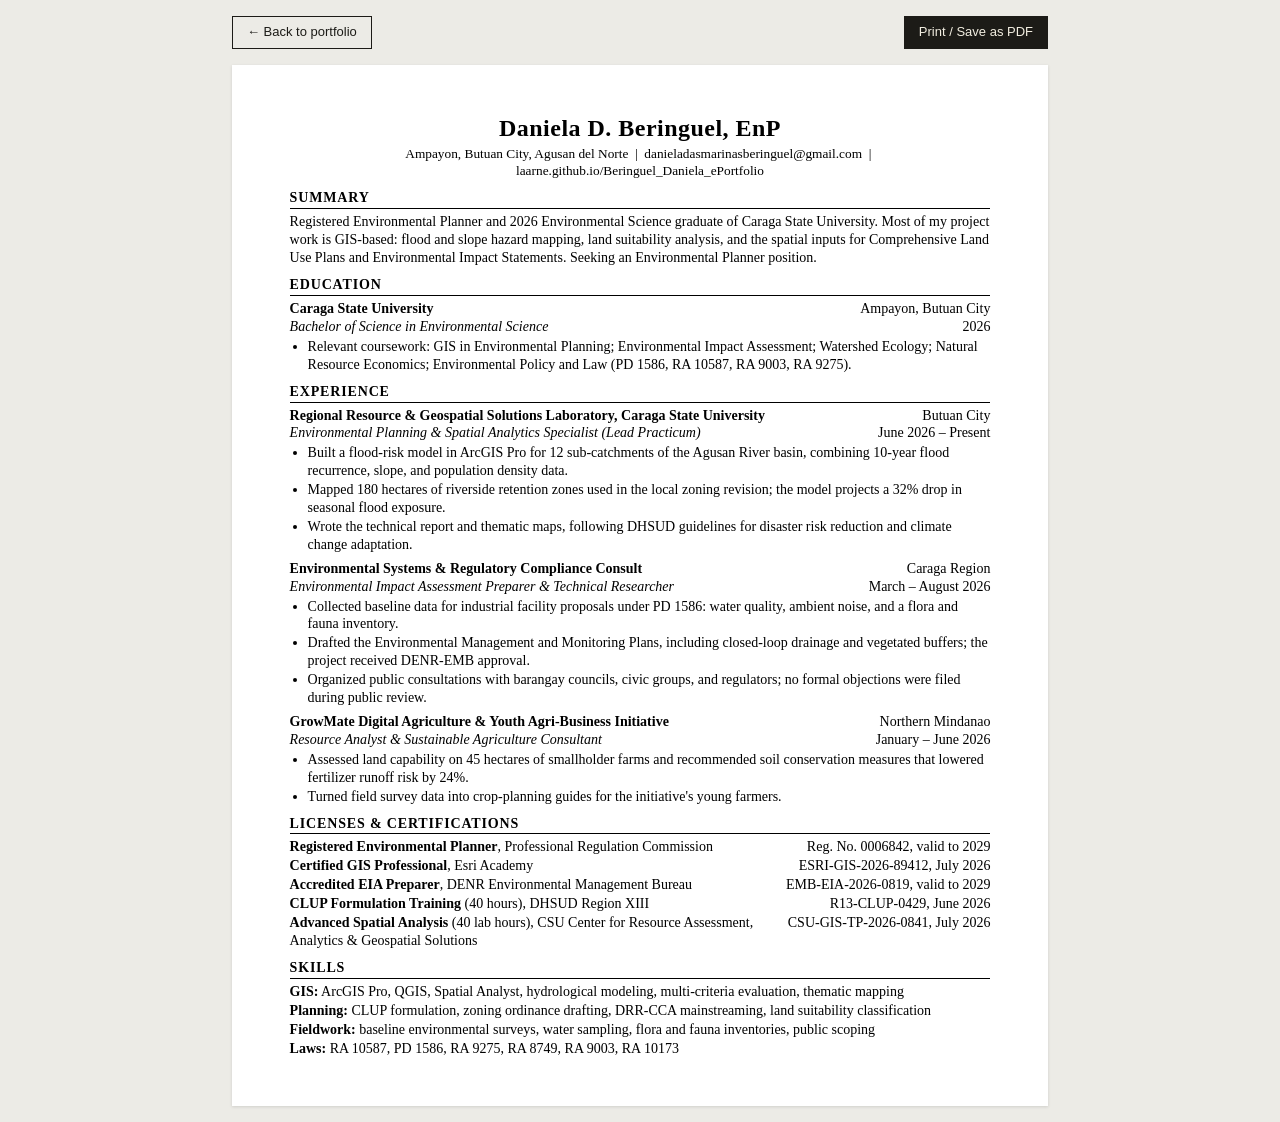
<file: resume.html>
<!DOCTYPE html>
<html lang="en">
<head>
  <meta charset="UTF-8">
  <meta name="viewport" content="width=device-width, initial-scale=1.0">
  <title>Daniela D. Beringuel, EnP - Résumé</title>
  <style>
    @page { size: letter; margin: 0.5in 0.6in; }
    * { box-sizing: border-box; margin: 0; padding: 0; }
    body {
      font-family: Garamond, "EB Garamond", Georgia, "Times New Roman", serif;
      color: #000;
      background: #ecebe6;
      font-size: 10.5pt;
      line-height: 1.28;
    }
    .page {
      max-width: 8.5in;
      margin: 16px auto;
      background: #fff;
      padding: 0.5in 0.6in;
      box-shadow: 0 1px 3px rgba(0,0,0,0.12);
    }
    @media print {
      body { background: none; }
      .page { margin: 0; padding: 0; box-shadow: none; max-width: none; }
      .no-print { display: none !important; }
    }

    .toolbar {
      max-width: 8.5in; margin: 16px auto 0;
      display: flex; justify-content: space-between; align-items: center; gap: 12px;
      font-family: Arial, sans-serif; font-size: 13px;
    }
    .toolbar a, .toolbar button {
      font: inherit; color: #1c1b17; background: none; border: 1.5px solid #1c1b17;
      padding: 7px 14px; text-decoration: none; cursor: pointer;
    }
    .toolbar button { background: #1c1b17; color: #f2eee1; }
    .toolbar a:hover { background: #1c1b17; color: #f2eee1; }

    header { text-align: center; margin-bottom: 10px; }
    h1 { font-size: 18pt; font-weight: 700; letter-spacing: 0.02em; }
    .contact { font-size: 10pt; margin-top: 2px; }
    .contact a { color: inherit; text-decoration: none; }

    section { margin-top: 9px; }
    h2 {
      font-size: 10.5pt; font-weight: 700; text-transform: uppercase; letter-spacing: 0.06em;
      border-bottom: 1px solid #000; padding-bottom: 1px; margin-bottom: 4px;
    }
    .row { display: flex; justify-content: space-between; gap: 16px; }
    .row > span:last-child { white-space: nowrap; flex: none; }
    .org { font-weight: 700; }
    .role { font-style: italic; }
    .entry + .entry { margin-top: 6px; }
    ul { margin: 2px 0 0 18px; }
    li { margin-bottom: 1px; }
    p { margin: 0; }
    .creds li { list-style: none; margin-left: -18px; display: flex; justify-content: space-between; gap: 16px; }
    .creds .id { white-space: nowrap; }
    .skills p { margin-bottom: 1px; }
    .skills b { font-weight: 700; }

    /* Embedded in the portfolio page: the page supplies its own print and back controls */
    .embedded .toolbar { display: none; }
    .embedded body { background: #fff; }
    .embedded .page { margin: 0; box-shadow: none; }

    @media screen and (max-width: 640px) {
      body { font-size: 10pt; }
      .page { margin: 0; padding: 20px 16px; box-shadow: none; }
      .toolbar { margin: 0; padding: 12px 16px 0; }
      h1 { font-size: 16pt; }
      .row { flex-wrap: wrap; gap: 0 12px; }
      .creds li { flex-wrap: wrap; gap: 0 12px; }
      .creds .id { white-space: normal; }
    }
  </style>
  <script>if (window.self !== window.top) document.documentElement.classList.add("embedded");</script>
</head>
<body>

  <div class="toolbar no-print">
    <a href="index.html">← Back to portfolio</a>
    <button type="button" onclick="window.print()">Print / Save as PDF</button>
  </div>

  <main class="page">
    <header>
      <h1>Daniela D. Beringuel, EnP</h1>
      <p class="contact">Ampayon, Butuan City, Agusan del Norte &nbsp;|&nbsp; <a href="mailto:danieladasmarinasberinguel@gmail.com">danieladasmarinasberinguel@gmail.com</a> &nbsp;|&nbsp; laarne.github.io/Beringuel_Daniela_ePortfolio</p>
    </header>

    <section>
      <h2>Summary</h2>
      <p>Registered Environmental Planner and 2026 Environmental Science graduate of Caraga State University. Most of my project work is GIS-based: flood and slope hazard mapping, land suitability analysis, and the spatial inputs for Comprehensive Land Use Plans and Environmental Impact Statements. Seeking an Environmental Planner position.</p>
    </section>

    <section>
      <h2>Education</h2>
      <div class="entry">
        <div class="row"><span class="org">Caraga State University</span><span>Ampayon, Butuan City</span></div>
        <div class="row"><span class="role">Bachelor of Science in Environmental Science</span><span>2026</span></div>
        <ul>
          <li>Relevant coursework: GIS in Environmental Planning; Environmental Impact Assessment; Watershed Ecology; Natural Resource Economics; Environmental Policy and Law (PD 1586, RA 10587, RA 9003, RA 9275).</li>
        </ul>
      </div>
    </section>

    <section>
      <h2>Experience</h2>

      <div class="entry">
        <div class="row"><span class="org">Regional Resource &amp; Geospatial Solutions Laboratory, Caraga State University</span><span>Butuan City</span></div>
        <div class="row"><span class="role">Environmental Planning &amp; Spatial Analytics Specialist (Lead Practicum)</span><span>June 2026 – Present</span></div>
        <ul>
          <li>Built a flood-risk model in ArcGIS Pro for 12 sub-catchments of the Agusan River basin, combining 10-year flood recurrence, slope, and population density data.</li>
          <li>Mapped 180 hectares of riverside retention zones used in the local zoning revision; the model projects a 32% drop in seasonal flood exposure.</li>
          <li>Wrote the technical report and thematic maps, following DHSUD guidelines for disaster risk reduction and climate change adaptation.</li>
        </ul>
      </div>

      <div class="entry">
        <div class="row"><span class="org">Environmental Systems &amp; Regulatory Compliance Consult</span><span>Caraga Region</span></div>
        <div class="row"><span class="role">Environmental Impact Assessment Preparer &amp; Technical Researcher</span><span>March – August 2026</span></div>
        <ul>
          <li>Collected baseline data for industrial facility proposals under PD 1586: water quality, ambient noise, and a flora and fauna inventory.</li>
          <li>Drafted the Environmental Management and Monitoring Plans, including closed-loop drainage and vegetated buffers; the project received DENR-EMB approval.</li>
          <li>Organized public consultations with barangay councils, civic groups, and regulators; no formal objections were filed during public review.</li>
        </ul>
      </div>

      <div class="entry">
        <div class="row"><span class="org">GrowMate Digital Agriculture &amp; Youth Agri-Business Initiative</span><span>Northern Mindanao</span></div>
        <div class="row"><span class="role">Resource Analyst &amp; Sustainable Agriculture Consultant</span><span>January – June 2026</span></div>
        <ul>
          <li>Assessed land capability on 45 hectares of smallholder farms and recommended soil conservation measures that lowered fertilizer runoff risk by 24%.</li>
          <li>Turned field survey data into crop-planning guides for the initiative's young farmers.</li>
        </ul>
      </div>
    </section>

    <section>
      <h2>Licenses &amp; Certifications</h2>
      <ul class="creds">
        <li><span><b>Registered Environmental Planner</b>, Professional Regulation Commission</span><span class="id">Reg. No. 0006842, valid to 2029</span></li>
        <li><span><b>Certified GIS Professional</b>, Esri Academy</span><span class="id">ESRI-GIS-2026-89412, July 2026</span></li>
        <li><span><b>Accredited EIA Preparer</b>, DENR Environmental Management Bureau</span><span class="id">EMB-EIA-2026-0819, valid to 2029</span></li>
        <li><span><b>CLUP Formulation Training</b> (40 hours), DHSUD Region XIII</span><span class="id">R13-CLUP-0429, June 2026</span></li>
        <li><span><b>Advanced Spatial Analysis</b> (40 lab hours), CSU Center for Resource Assessment, Analytics &amp; Geospatial Solutions</span><span class="id">CSU-GIS-TP-2026-0841, July 2026</span></li>
      </ul>
    </section>

    <section class="skills">
      <h2>Skills</h2>
      <p><b>GIS:</b> ArcGIS Pro, QGIS, Spatial Analyst, hydrological modeling, multi-criteria evaluation, thematic mapping</p>
      <p><b>Planning:</b> CLUP formulation, zoning ordinance drafting, DRR-CCA mainstreaming, land suitability classification</p>
      <p><b>Fieldwork:</b> baseline environmental surveys, water sampling, flora and fauna inventories, public scoping</p>
      <p><b>Laws:</b> RA 10587, PD 1586, RA 9275, RA 8749, RA 9003, RA 10173</p>
    </section>
  </main>

</body>
</html>
</file>
<file: styles.css>
/* ==========================================================================
   Daniela D. Beringuel, EnP — e-Professional Portfolio
   World: a 1:50,000 topographic sheet. Map paper, contour brown, water blue,
   vegetation tint, culture black, road red for the single active state.
   ========================================================================== */

:root {
  --paper: #f2eee1;
  --paper-2: #e8e2cf;
  --paper-hi: #fbf9f2;
  --ink: #1c1b17;
  --ink-2: #3f3c34;
  --muted: #625b4d;
  --rule: #1c1b17;
  --hair: rgba(28, 27, 23, 0.28);

  --contour: #a3673b;
  --contour-index: #7b4722;
  --water: #2a679f;
  --water-tint: #cfe0ea;
  --veg: #d3e2b8;
  --veg-deep: #b3cb8f;
  --veg-ink: #3b6629;
  --zone-res: #f0d88a;
  --road: #b3372a;
  --buffer: #b3372a;

  --f-sans: "Archivo", "Helvetica Neue", Arial, sans-serif;
  --f-hydro: "Source Serif 4", Georgia, serif;

  --wrap: 1240px;
  --gutter: clamp(16px, 4vw, 48px);
  --header-h: 64px;
  --ease: cubic-bezier(0.16, 1, 0.3, 1);
}

*, *::before, *::after { box-sizing: border-box; margin: 0; padding: 0; }

html {
  scroll-padding-top: calc(var(--header-h) + 16px);
  -webkit-text-size-adjust: 100%;
  scrollbar-color: var(--contour) var(--paper-2);
}
@media (prefers-reduced-motion: no-preference) { html { scroll-behavior: smooth; } }

body {
  font-family: var(--f-sans);
  font-variation-settings: "wdth" 100;
  font-size: 1rem;
  line-height: 1.6;
  color: var(--ink-2);
  background-color: var(--paper);
  /* 1 km grid, the way a sheet's UTM lines sit under everything */
  background-image:
    linear-gradient(to right, rgba(42, 103, 159, 0.07) 1px, transparent 1px),
    linear-gradient(to bottom, rgba(42, 103, 159, 0.07) 1px, transparent 1px);
  background-size: 112px 112px;
  -webkit-font-smoothing: antialiased;
  caret-color: var(--road);
}

::selection { background: var(--water-tint); color: var(--ink); }
::-webkit-scrollbar { width: 12px; height: 10px; }
::-webkit-scrollbar-track { background: var(--paper-2); }
::-webkit-scrollbar-thumb { background: var(--contour); border: 3px solid var(--paper-2); }

a { color: var(--water); text-underline-offset: 0.2em; text-decoration-thickness: 1px; }
a:hover { color: var(--road); }
strong { color: var(--ink); font-weight: 650; }
code { font-family: ui-monospace, Consolas, monospace; font-size: 0.9em; }
table { border-collapse: collapse; width: 100%; }
:focus-visible { outline: 2px solid var(--water); outline-offset: 3px; }

.sprite { position: absolute; width: 0; height: 0; overflow: hidden; }
.i { width: 18px; height: 18px; flex: none; vertical-align: middle; }
.vh { position: absolute; width: 1px; height: 1px; overflow: hidden; clip: rect(0 0 0 0); white-space: nowrap; }

.skip-link {
  position: absolute; left: 16px; top: -60px; z-index: 100;
  background: var(--ink); color: var(--paper); padding: 10px 16px; font-weight: 600;
}
.skip-link:focus { top: 12px; }
.skip-link:hover { color: var(--paper); }

.wrap { max-width: var(--wrap); margin-inline: auto; padding-inline: var(--gutter); }

/* ---------- Buttons: flat, square, inked ---------- */
.btn {
  display: inline-flex; align-items: center; justify-content: center; gap: 8px;
  font-family: var(--f-sans);
  font-variation-settings: "wdth" 92;
  font-size: 0.8rem; font-weight: 650; letter-spacing: 0.06em; text-transform: uppercase;
  line-height: 1.2; text-decoration: none;
  padding: 13px 18px;
  border: 1.5px solid var(--ink);
  border-radius: 0;
  cursor: pointer;
  transition: background-color 160ms var(--ease), color 160ms var(--ease), border-color 160ms var(--ease);
}
.btn .i { width: 15px; height: 15px; }
.btn-ink { background: var(--ink); color: var(--paper); }
.btn-ink:hover { background: var(--road); border-color: var(--road); color: var(--paper); }
.btn-quiet { background: transparent; color: var(--ink); }
.btn-quiet:hover { background: var(--ink); color: var(--paper); }
.btn-sm { padding: 8px 12px; font-size: 0.72rem; }
.btn-icon {
  display: inline-grid; place-items: center; width: 38px; height: 38px;
  background: transparent; border: 1.5px solid var(--ink); color: var(--ink); cursor: pointer;
}
.btn-icon:hover { background: var(--ink); color: var(--paper); }

/* ---------- Header ---------- */
.site-header {
  position: sticky; top: 0; z-index: 50;
  background: var(--paper);
  border-bottom: 2px solid var(--rule);
}
.header-inner {
  max-width: 1600px; margin-inline: auto;
  min-height: var(--header-h);
  display: flex; align-items: center; gap: 28px;
  padding: 10px var(--gutter);
}
.brand { display: flex; flex-direction: column; text-decoration: none; line-height: 1.2; }
.brand-name {
  font-variation-settings: "wdth" 112; font-weight: 750; font-size: 1rem;
  letter-spacing: 0.04em; text-transform: uppercase; color: var(--ink);
}
.brand-sub { font-size: 0.72rem; color: var(--muted); }
.brand:hover .brand-name { color: var(--road); }

.site-nav { margin-left: auto; }
.site-nav ul { list-style: none; display: flex; gap: 4px; }
.nav-link {
  display: block; padding: 8px 10px;
  font-variation-settings: "wdth" 88;
  font-size: 0.76rem; font-weight: 600; letter-spacing: 0.07em; text-transform: uppercase;
  color: var(--ink-2); text-decoration: none; position: relative;
  transition: color 160ms;
}
.nav-link::after {
  content: ""; position: absolute; left: 10px; right: 10px; bottom: 3px; height: 2px;
  background: var(--road); transform: scaleX(0); transform-origin: left; transition: transform 220ms var(--ease);
}
.nav-link:hover { color: var(--road); }
.nav-link.active { color: var(--road); }
.nav-link.active::after { transform: scaleX(1); }
.header-actions { display: flex; gap: 8px; flex: none; }
.brand { flex: none; }
.brand-name, .brand-sub, .nav-link, .btn { white-space: nowrap; }

/* ==========================================================================
   The sheet (first viewport)
   ========================================================================== */
.sheet {
  display: grid;
  grid-template-columns: minmax(0, 1fr) minmax(340px, 400px);
  min-height: calc(100svh - var(--header-h));
  max-width: 1600px; margin-inline: auto;
  padding: clamp(12px, 1.6vw, 24px) var(--gutter) clamp(24px, 3vw, 40px);
  gap: clamp(16px, 2vw, 28px);
}

.map-frame {
  position: relative;
  border: 2.5px solid var(--ink);
  padding: 7px;
  background: var(--paper);
  min-height: 560px;
  display: flex;
}
.map {
  position: relative; flex: 1;
  border: 1px solid var(--ink);
  overflow: hidden;
  background: var(--paper-hi);
  cursor: crosshair;
  container-type: size;
}
#terrain { position: absolute; inset: 0; width: 100%; height: 100%; display: block; }

.ticks { position: absolute; display: flex; justify-content: space-around; pointer-events: none; z-index: 2;
  font-size: 0.64rem; font-variant-numeric: tabular-nums; color: var(--ink-2); }
.ticks span { background: var(--paper-hi); padding: 0 3px; }
.ticks-top { top: 4px; left: 0; right: 0; }
.ticks-left { top: 0; bottom: 0; left: 4px; flex-direction: column; }

.map-name {
  position: absolute; z-index: 3; left: 7%; top: 34%;
  font-variation-settings: "wdth" 125;
  font-weight: 760;
  font-size: clamp(1.9rem, 7.4cqw, 5.25rem);
  line-height: 1.02;
  letter-spacing: 0.16em;
  text-transform: uppercase;
  color: var(--ink);
  pointer-events: none;
  /* cartographic halo: paper knocks the contours back from the lettering */
  text-shadow:
    0 0 2px var(--paper-hi), 0 0 4px var(--paper-hi), 0 0 8px var(--paper-hi),
    2px 0 0 var(--paper-hi), -2px 0 0 var(--paper-hi), 0 2px 0 var(--paper-hi), 0 -2px 0 var(--paper-hi);
}
.map-name span { display: block; }
.map-name span + span { margin-left: 1.1em; }

.map-river {
  position: absolute; z-index: 2; left: 0; top: 0;
  font-family: var(--f-hydro); font-style: italic; font-weight: 500;
  font-size: clamp(0.9rem, 1.2vw, 1.15rem); letter-spacing: 0.18em;
  color: var(--water);
  transform: translate(var(--rx, 50vw), var(--ry, 60%)) rotate(var(--rr, 0deg));
  transform-origin: 0 50%;
  pointer-events: none; white-space: nowrap;
  text-shadow: 0 0 3px var(--paper-hi), 0 0 6px var(--paper-hi);
}

.map-points { list-style: none; position: absolute; inset: 0; z-index: 4; pointer-events: none; }
.map-points li { position: absolute; left: var(--x); top: var(--y); }
.map-points a {
  pointer-events: auto;
  display: inline-flex; align-items: center; gap: 6px;
  padding: 4px 6px 4px 2px;
  font-variation-settings: "wdth" 85;
  font-size: 0.74rem; font-weight: 700; letter-spacing: 0.08em; text-transform: uppercase;
  color: var(--ink); text-decoration: none;
  text-shadow: 0 0 3px var(--paper-hi), 0 0 6px var(--paper-hi), 0 0 1px var(--paper-hi);
  transition: opacity 240ms var(--ease), color 160ms, transform 240ms var(--ease);
}
.map-points a .i { width: 16px; height: 16px; filter: drop-shadow(0 0 2px var(--paper-hi)); }
.map-points a:hover, .map-points a.lit { color: var(--road); }
.map-points a.lit { transform: scale(1.12); }
.map.isolating .map-points a:not(.lit) { opacity: 0.22; }
.map.isolating .map-name { opacity: 0.35; transition: opacity 240ms var(--ease); }

.readout {
  position: absolute; z-index: 5; left: 12px; bottom: 12px;
  display: flex; gap: 12px;
  padding: 6px 10px;
  background: var(--paper-hi); border: 1px solid var(--ink);
  font-size: 0.72rem; font-weight: 600; font-variant-numeric: tabular-nums; color: var(--ink);
  pointer-events: none;
}
.readout #ro-elev { color: var(--contour-index); }
.map-note {
  position: absolute; z-index: 5; right: 12px; bottom: 12px;
  font-size: 0.72rem; color: var(--muted); background: var(--paper-hi); padding: 2px 6px;
}

/* ---------- Profile hero ---------- */
.hero { padding: clamp(28px, 4vw, 64px) var(--gutter) clamp(36px, 4vw, 64px); }
.hero-inner {
  max-width: 1400px; margin-inline: auto;
  display: grid; grid-template-columns: minmax(240px, 34%) minmax(0, 1fr);
  gap: clamp(28px, 5vw, 80px); align-items: center;
}
.hero-portrait { border: 2.5px solid var(--ink); padding: 7px; background: var(--paper); }
.hero-portrait img {
  display: block; width: 100%; height: auto; aspect-ratio: 4 / 5;
  object-fit: cover; object-position: 50% 18%;
  border: 1px solid var(--ink); background: #fff;
}
.hero-portrait figcaption { padding: 8px 2px 1px; font-size: 0.74rem; color: var(--muted); letter-spacing: 0.02em; }
.hero-name {
  font-variation-settings: "wdth" 125; font-weight: 760;
  font-size: clamp(2.2rem, 5vw, 5rem); line-height: 1.02; letter-spacing: 0.1em;
  text-transform: uppercase; color: var(--ink); margin-bottom: clamp(16px, 2vw, 28px);
}
.hero-name span { display: block; }
.hero-name span + span { margin-left: 0.6em; }
.hero .tb-series { font-size: clamp(1.2rem, 1.8vw, 1.6rem); margin-bottom: 14px; }
.hero .tb-summary { font-size: 1.02rem; max-width: 62ch; margin-bottom: 20px; }
.hero .tb-facts { font-size: 0.9rem; margin-bottom: 24px; max-width: 62ch; }
.hero .tb-facts div { grid-template-columns: 96px 1fr; }
.hero .tb-actions { display: flex; flex-wrap: wrap; gap: 10px; }

/* ---------- Marginalia ---------- */
.marginalia {
  display: flex; flex-direction: column;
  border: 2.5px solid var(--ink);
  background: var(--paper);
}
.marginalia > * { padding: 20px 22px; }
.marginalia > * + * { border-top: 1.5px solid var(--ink); }

.box-title {
  font-variation-settings: "wdth" 110;
  font-size: 0.74rem; font-weight: 750; letter-spacing: 0.14em; text-transform: uppercase;
  color: var(--ink); margin-bottom: 12px;
}

.tb-series {
  font-variation-settings: "wdth" 104;
  font-size: 1.3rem; font-weight: 720; line-height: 1.2; letter-spacing: -0.005em;
  color: var(--ink); margin-bottom: 10px; text-wrap: balance;
}
.tb-summary { font-size: 0.88rem; line-height: 1.55; margin-bottom: 14px; }
.tb-facts { display: grid; gap: 4px; margin-bottom: 18px; font-size: 0.8rem; }
.tb-facts div { display: grid; grid-template-columns: 76px 1fr; gap: 8px; }
.tb-facts dt { color: var(--muted); text-transform: uppercase; letter-spacing: 0.06em; font-size: 0.72rem; padding-top: 2px; }
.tb-facts dd { color: var(--ink); font-weight: 550; overflow-wrap: anywhere; }
.tb-actions { display: grid; gap: 8px; }

.legend ul { list-style: none; }
.legend a {
  display: grid; grid-template-columns: 24px 1fr; align-items: center; gap: 10px;
  padding: 7px 0;
  font-size: 0.86rem; font-weight: 550; color: var(--ink); text-decoration: none;
  border-bottom: 1px dotted var(--hair);
  transition: color 160ms, transform 220ms var(--ease);
}
.legend li:last-child a { border-bottom: 0; }
.legend a:hover, .legend a:focus-visible, .legend a.lit { color: var(--road); transform: translateX(4px); }

.licensure table { font-size: 0.78rem; }
.licensure th { text-align: left; font-weight: 450; color: var(--muted); padding: 5px 8px 5px 0; }
.licensure td { text-align: right; font-weight: 650; color: var(--ink); font-variant-numeric: tabular-nums; padding: 5px 0; }
.licensure tr + tr { border-top: 1px dotted var(--hair); }
.licensure .ok { color: var(--veg-ink); }

/* ==========================================================================
   Sections
   ========================================================================== */
.section { padding-block: clamp(72px, 9vw, 128px); position: relative; }
.section-tint { background-color: var(--paper-2); }
.section-veg {
  background-color: var(--veg);
  background-image: url("data:image/svg+xml,%3Csvg xmlns='http://www.w3.org/2000/svg' width='560' height='280' viewBox='0 0 560 280'%3E%3Cg fill='none' stroke='%23a3673b' stroke-opacity='.28' stroke-width='1'%3E%3Cpath d='M0 40c90-30 170 20 280 0s190-30 280 0'/%3E%3Cpath d='M0 80c90-30 170 25 280 5s190-35 280-5'/%3E%3Cpath d='M0 120c90-25 170 30 280 10s190-40 280-10' stroke-width='1.8' stroke-opacity='.36'/%3E%3Cpath d='M0 160c90-25 170 30 280 15s190-40 280-15'/%3E%3Cpath d='M0 200c90-20 170 30 280 15s190-35 280-15'/%3E%3Cpath d='M0 240c90-20 170 25 280 10s190-30 280-10'/%3E%3C/g%3E%3C/svg%3E");
}
.section-veg .section-head .lede, .section-veg .section-head .lede strong { color: #26361c; }
.section-compliance { padding-block: clamp(56px, 6vw, 88px); }

.section-head {
  display: grid; grid-template-columns: auto 1fr; column-gap: 16px; align-items: start;
  margin-bottom: clamp(36px, 4vw, 56px);
}
.head-sym { width: 30px; height: 30px; color: var(--ink); margin-top: 0.35em; }
.section-head h2 {
  font-variation-settings: "wdth" 112;
  font-size: clamp(1.75rem, 3.1vw, 2.7rem);
  font-weight: 760; line-height: 1.08; letter-spacing: -0.012em;
  color: var(--ink); text-wrap: balance;
}
.section-head .lede {
  grid-column: 2; margin-top: 12px;
  max-width: 64ch; font-size: 1.04rem; color: var(--ink-2); text-wrap: pretty;
}
.section-head-split { grid-template-columns: 1fr auto; align-items: end; gap: 24px; }
.section-head-split > div:first-child { display: grid; grid-template-columns: auto 1fr; column-gap: 16px; }
.head-actions { display: flex; gap: 8px; flex-wrap: wrap; }

/* ---------- Profile ---------- */
.profile-grid { display: grid; grid-template-columns: minmax(0, 1fr); gap: clamp(40px, 6vw, 88px); align-items: start; }
.prose p { max-width: 68ch; font-size: 1.06rem; line-height: 1.68; margin-bottom: 1.1em; text-wrap: pretty; }
.practice { display: grid; grid-template-columns: 1fr 1fr; gap: 28px 40px; margin-top: 44px; }
.practice div { border-top: 1.5px solid var(--ink); padding-top: 14px; }
.practice dt {
  display: flex; align-items: center; gap: 10px;
  font-variation-settings: "wdth" 104; font-weight: 700; font-size: 1rem; color: var(--ink); margin-bottom: 6px;
}
.practice dt .i { color: var(--contour-index); }
.practice dd { font-size: 0.92rem; line-height: 1.55; color: var(--ink-2); }


/* ---------- Résumé ---------- */
.tab-panel { border: 1.5px solid var(--ink); background: var(--paper); padding: clamp(14px, 2.4vw, 28px); }
.panel-bar {
  display: flex; flex-wrap: wrap; justify-content: space-between; align-items: center; gap: 12px;
  padding-bottom: 14px; margin-bottom: 18px; border-bottom: 1px dotted var(--hair);
  font-size: 0.82rem; color: var(--muted);
}
.panel-bar-end { justify-content: flex-end; }
.doc-frame { background: #fff; border: 1px solid var(--hair); }
.doc-frame iframe { display: block; width: 100%; height: 900px; border: 0; }


/* ---------- Artifacts: map insets ---------- */
.insets { list-style: none; }
.inset {
  display: grid; grid-template-columns: minmax(280px, 420px) minmax(0, 1fr);
  gap: clamp(28px, 4vw, 64px);
  padding-block: clamp(36px, 4vw, 56px);
  border-top: 1.5px solid var(--ink);
}
.inset:last-child { border-bottom: 1.5px solid var(--ink); }
.inset-map { border: 2px solid var(--ink); padding: 5px; background: var(--paper); align-self: start; }
.inset-map svg { display: block; width: 100%; height: auto; border: 1px solid var(--ink); }
.inset-map figcaption {
  font-size: 0.72rem; color: var(--muted); padding: 7px 2px 1px; letter-spacing: 0.02em;
}
.inset-map figcaption b { color: var(--ink); font-weight: 700; letter-spacing: 0.06em; text-transform: uppercase; }
.svg-lbl { font-family: var(--f-sans); font-size: 8.5px; font-weight: 700; letter-spacing: 0.08em; fill: var(--ink); }
.svg-road { fill: var(--road); }
.svg-rev { fill: var(--paper); }
.stations circle { fill: var(--paper-hi); stroke: var(--water); stroke-width: 2; }
.stations text { font-family: var(--f-sans); font-size: 8px; font-weight: 700; fill: var(--water); text-anchor: middle; }

.inset-body h3 {
  font-variation-settings: "wdth" 106;
  font-size: clamp(1.3rem, 2vw, 1.6rem); font-weight: 740; line-height: 1.15; letter-spacing: -0.008em;
  color: var(--ink); text-wrap: balance;
}
.inset-ref {
  margin: 6px 0 14px;
  font-size: 0.86rem; font-weight: 600; letter-spacing: 0.01em; color: var(--contour-index);
}
.inset-body > p:not(.inset-ref) { max-width: 64ch; margin-bottom: 18px; text-wrap: pretty; }
.meta { font-size: 0.9rem; margin-bottom: 20px; }
.meta div { display: grid; grid-template-columns: 150px 1fr; gap: 12px; padding: 8px 0; border-top: 1px dotted var(--hair); }
.meta dt { font-size: 0.7rem; font-weight: 650; letter-spacing: 0.08em; text-transform: uppercase; color: var(--muted); padding-top: 3px; }
.meta dd { color: var(--ink); }

.brief summary {
  display: inline-flex; align-items: center; gap: 12px;
  list-style: none; cursor: pointer;
  padding: 9px 14px;
  border: 1.5px solid var(--ink);
  font-variation-settings: "wdth" 92; font-size: 0.74rem; font-weight: 650; letter-spacing: 0.06em; text-transform: uppercase;
  color: var(--ink);
  transition: background-color 160ms, color 160ms;
}
.brief summary::-webkit-details-marker { display: none; }
.brief summary::after { content: "+"; font-size: 1.1rem; line-height: 0; font-weight: 500; }
.brief[open] summary::after { content: "−"; }
.brief summary:hover { background: var(--ink); color: var(--paper); }
.brief summary .fmt { font-weight: 450; letter-spacing: 0.02em; text-transform: none; opacity: 0.75; }
.brief-body {
  margin-top: 16px; padding: 22px; background: var(--paper-hi); border: 1px solid var(--hair);
  font-size: 0.92rem;
}
.brief-body h4 { font-variation-settings: "wdth" 104; font-size: 1.02rem; font-weight: 700; color: var(--ink); margin: 0 0 8px; }
.brief-body p { max-width: 70ch; margin-bottom: 14px; }
.brief-body * + h4 { margin-top: 18px; }
.brief-note { font-size: 0.86rem; }
.data { font-size: 0.85rem; margin-bottom: 8px; }
.data th { text-align: left; font-weight: 700; color: var(--ink); padding: 8px 12px 8px 0; border-bottom: 1.5px solid var(--ink); }
.data td { padding: 8px 12px 8px 0; border-bottom: 1px dotted var(--hair); vertical-align: top; }
.data td:first-child { font-weight: 600; color: var(--ink); width: 36%; }

/* ---------- Case studies: a surveyed traverse ---------- */
.case {
  background: var(--paper);
  border: 2px solid var(--ink);
  padding: clamp(22px, 4vw, 48px);
  box-shadow: 0 2px 3px rgba(28, 27, 23, 0.08), 0 18px 40px -18px rgba(28, 27, 23, 0.35);
}
.case + .case { margin-top: 40px; }
.case-head { margin-bottom: 36px; }
.case-head h3 {
  font-variation-settings: "wdth" 108;
  font-size: clamp(1.4rem, 2.4vw, 2rem); font-weight: 760; line-height: 1.12; letter-spacing: -0.01em;
  color: var(--ink); max-width: 30ch; text-wrap: balance;
}
.case-focus { margin-top: 10px; font-size: 0.8rem; color: var(--muted); letter-spacing: 0.02em; }

.traverse {
  list-style: none; position: relative;
  display: grid; grid-template-columns: repeat(4, minmax(0, 1fr)); gap: 32px;
}
.traverse::before {
  content: ""; position: absolute; left: 18px; right: 18px; top: 17px;
  border-top: 2px solid var(--ink);
}
.traverse li { position: relative; }
.stn {
  position: relative; z-index: 1;
  display: inline-grid; place-items: center; width: 36px; height: 36px;
  border: 2px solid var(--ink); border-radius: 50%; background: var(--paper);
  font-variation-settings: "wdth" 110; font-weight: 800; font-size: 0.95rem; color: var(--ink);
  margin-bottom: 14px;
}
.is-result .stn { background: var(--water); border-color: var(--water); color: var(--paper-hi); }
.traverse h4 { font-variation-settings: "wdth" 102; font-size: 1.02rem; font-weight: 720; line-height: 1.25; color: var(--ink); margin-bottom: 8px; }
.stn-name {
  display: inline; font-size: 0.72rem; font-weight: 700; letter-spacing: 0.12em; text-transform: uppercase;
  color: var(--muted);
}
.stn-name::after { content: " · "; }
.is-result .stn-name { color: var(--water); }
.traverse p { font-size: 0.9rem; line-height: 1.58; }

.figures {
  display: grid; grid-template-columns: repeat(4, minmax(0, 1fr));
  margin-top: 36px; border-top: 2px solid var(--ink);
}
.figures div { display: flex; flex-direction: column-reverse; justify-content: flex-end; padding: 16px 16px 0 0; }
.figures div + div { padding-left: 16px; border-left: 1px dotted var(--hair); }
.figures dd {
  font-variation-settings: "wdth" 112; font-weight: 760; font-size: clamp(1.4rem, 2.2vw, 1.9rem);
  line-height: 1.1; color: var(--water); font-variant-numeric: tabular-nums;
}
.figures dt { font-size: 0.78rem; color: var(--ink-2); margin-top: 4px; }

/* ---------- Credential register ---------- */
.register { border-top: 2px solid var(--ink); }
.reg-row {
  display: grid; grid-template-columns: minmax(0, 2.3fr) minmax(0, 1.1fr) minmax(0, 1.1fr) auto;
  gap: 24px; align-items: start;
  padding: 22px 12px; border-bottom: 1px dotted var(--hair);
}
.reg-headrow {
  padding-block: 10px; border-bottom: 1.5px solid var(--ink);
  font-size: 0.72rem; font-weight: 700; letter-spacing: 0.12em; text-transform: uppercase; color: var(--muted);
}
.reg-row.is-primary { background: var(--paper-hi); }
.reg-row.is-archive { background: var(--paper-2); border-bottom: 2px solid var(--ink); }
.reg-cred { display: grid; grid-template-columns: 22px 1fr; gap: 14px; }
.reg-cred .i { margin-top: 3px; color: var(--ink); }
.is-primary .reg-cred .i { color: var(--road); }
.reg-cred h3 { font-variation-settings: "wdth" 104; font-size: 1.08rem; font-weight: 720; color: var(--ink); line-height: 1.25; }
.reg-type { font-size: 0.82rem; font-weight: 600; color: var(--contour-index); margin: 3px 0 8px; }
.reg-cred p:last-child { font-size: 0.88rem; color: var(--ink-2); max-width: 56ch; }
.reg-issuer { font-size: 0.86rem; color: var(--ink-2); }
.reg-id { font-size: 0.84rem; font-weight: 650; color: var(--ink); font-variant-numeric: tabular-nums; overflow-wrap: anywhere; }
.reg-actions { display: flex; gap: 8px; }

/* ---------- References ---------- */
.refs { list-style: none; display: grid; grid-template-columns: repeat(3, minmax(0, 1fr)); gap: 40px; }
.refs li { border-top: 2px solid var(--ink); padding-top: 18px; }
.refs h3 { font-variation-settings: "wdth" 104; font-size: 1.12rem; font-weight: 720; color: var(--ink); line-height: 1.25; }
.ref-role { font-weight: 600; color: var(--contour-index); font-size: 0.9rem; margin: 6px 0 6px; }
.ref-inst { font-size: 0.88rem; color: var(--ink-2); margin-bottom: 14px; }
.ref-consent { position: relative; padding-left: 20px; font-size: 0.78rem; font-weight: 600; color: var(--veg-ink); }
.ref-consent::before {
  content: ""; position: absolute; left: 3px; top: 0.25em;
  width: 5px; height: 9px; border: solid currentColor; border-width: 0 2px 2px 0; transform: rotate(40deg);
}

/* ---------- RA 10173 ---------- */
.disclaimer {
  display: grid; grid-template-columns: auto 1fr; gap: 18px;
  padding: clamp(22px, 3.4vw, 40px);
  border: 2px dashed var(--ink);
  background: var(--paper-hi);
}
.disclaimer h2 {
  font-variation-settings: "wdth" 106; font-size: clamp(1.15rem, 1.8vw, 1.4rem); font-weight: 740; line-height: 1.25;
  color: var(--ink); margin-bottom: 12px; text-wrap: balance;
}
.disclaimer p { max-width: 80ch; font-size: 0.95rem; line-height: 1.65; }
.disclaimer-short { margin-top: 12px; padding-top: 12px; border-top: 1px dotted var(--hair); font-size: 0.86rem !important; color: var(--muted); }

/* ---------- Lower sheet margin ---------- */
.site-footer { border-top: 2.5px solid var(--ink); background: var(--paper-2); padding-block: 32px; font-size: 0.8rem; color: var(--muted); }
.footer-grid { display: grid; grid-template-columns: 1.2fr 1.2fr 1fr; gap: 28px; align-items: end; }
.footer-grid > div { display: flex; flex-direction: column; gap: 3px; }
.footer-mark { flex-direction: row !important; align-items: center; gap: 16px !important; }
.footer-mark > div { display: flex; flex-direction: column; gap: 3px; }
.footer-mark strong { color: var(--ink); font-size: 0.95rem; font-variation-settings: "wdth" 110; letter-spacing: 0.03em; text-transform: uppercase; }
.north { width: 20px; height: 34px; color: var(--ink); flex: none; }
.scalebar { position: relative; display: grid; grid-template-columns: repeat(4, 28px); height: 7px; border: 1px solid var(--ink); width: max-content; margin-bottom: 20px; }
.scalebar i:nth-child(odd) { background: var(--ink); }
.scalebar span { position: absolute; top: 9px; font-size: 0.62rem; color: var(--ink-2); font-variant-numeric: tabular-nums; }
.scalebar span:nth-of-type(1) { left: -2px; }
.scalebar span:nth-of-type(2) { left: 52px; }
.scalebar span:nth-of-type(3) { left: 104px; white-space: nowrap; }

/* ---------- Document dialog ---------- */
.doc-dialog {
  margin: auto; width: min(1040px, 94vw); height: min(88vh, 1000px); max-width: none; max-height: none;
  border: 2.5px solid var(--ink); background: var(--paper); color: var(--ink-2); padding: 0;
}
.doc-dialog[open] { display: flex; flex-direction: column; }
.doc-dialog::backdrop { background: rgba(28, 27, 23, 0.6); }
.doc-dialog-head { display: flex; justify-content: space-between; align-items: center; gap: 16px; padding: 14px 18px; border-bottom: 1.5px solid var(--ink); }
.doc-dialog-head h2 { font-variation-settings: "wdth" 106; font-size: 1.05rem; font-weight: 720; color: var(--ink); }
.doc-dialog-actions { display: flex; gap: 8px; align-items: center; }
.doc-src { padding: 8px 18px; font-size: 0.78rem; color: var(--muted); border-bottom: 1px dotted var(--hair); overflow-wrap: anywhere; }
.doc-dialog iframe { flex: 1; width: 100%; border: 0; background: #fff; }

/* ==========================================================================
   Responsive
   ========================================================================== */
@media (min-width: 1181px) {
  .sheet { height: clamp(620px, 82svh, 860px); }
  .marginalia > * { padding: 18px 20px; }
  .legend a { padding: 5px 0; font-size: 0.82rem; }
  .licensure tr { display: block; padding: 4px 0; }
  .licensure th, .licensure td { display: block; text-align: left; padding: 0; }
}

@media (max-width: 1240px) {
  .header-inner { flex-wrap: wrap; gap: 6px 16px; padding-block: 8px 0; }
  .site-nav { order: 3; width: 100%; margin: 0 calc(var(--gutter) * -1); padding-inline: var(--gutter); overflow-x: auto; scrollbar-width: none; }
  .site-nav::-webkit-scrollbar { display: none; }
  .site-nav { -webkit-mask-image: linear-gradient(to right, #000 85%, transparent); mask-image: linear-gradient(to right, #000 85%, transparent); }
  .site-nav ul { width: max-content; }
  .nav-link { padding-inline: 8px; }
  .header-actions { margin-left: auto; }
  :root { --header-h: 104px; }
}

@media (max-width: 1180px) {
  .sheet { grid-template-columns: 1fr; min-height: 0; }
  .map-frame { min-height: min(76svh, 720px); }
  .marginalia { display: grid; grid-template-columns: 1fr 1fr; }
  .marginalia > .licensure { border-left: 1.5px solid var(--ink); border-top: 0; }
  .reg-row { grid-template-columns: minmax(0, 2fr) minmax(0, 1fr) auto; }
  .reg-row .reg-issuer { display: none; }
  .reg-headrow span:nth-child(2) { display: none; }
}

@media (max-width: 900px) {
  .hero-inner { grid-template-columns: 1fr; }
  .hero-portrait { max-width: 380px; }
}

@media (max-width: 960px) {
  .profile-grid { grid-template-columns: 1fr; }
  .inset { grid-template-columns: 1fr; }
  .inset-map { max-width: 520px; }
  .traverse { grid-template-columns: 1fr 1fr; row-gap: 36px; }
  .traverse::before { display: none; }
  .figures { grid-template-columns: 1fr 1fr; }
  .figures div:nth-child(3) { border-left: 0; padding-left: 0; }
  .figures div { padding-bottom: 16px; }
  .figures div:nth-child(n+3) { border-top: 1px dotted var(--hair); }
  .refs { grid-template-columns: 1fr; gap: 28px; }
  .footer-grid { grid-template-columns: 1fr; align-items: start; }
  .section-head-split { grid-template-columns: 1fr; }
}

@media (max-width: 480px) { .header-actions { display: none; } }

@media (max-width: 640px) {
  .brand-sub { display: none; }
  .brand-name { font-size: 0.88rem; }
  .map-frame { min-height: 74svh; padding: 5px; }
  .hero-name { font-variation-settings: "wdth" 110; letter-spacing: 0.05em; font-size: clamp(1.9rem, 9.4vw, 2.8rem); }
  .hero-name span + span { margin-left: 0.4em; }
  .hero-portrait { max-width: none; }
  .hero .tb-actions .btn { flex: 1 1 100%; }
  .map-name { left: 6%; top: 33%; letter-spacing: 0.05em; font-variation-settings: "wdth" 108; font-size: clamp(1.5rem, 8.2cqw, 2.4rem); }
  .map-name span + span { margin-left: 0.5em; }
  .tb-facts dd { font-size: 0.76rem; }
  .map-points a { font-size: 0.7rem; }
  .map-points a span { max-width: 9ch; white-space: normal; line-height: 1.1; }
  .ticks { display: none; }
  .readout { gap: 8px; font-size: 0.64rem; left: 8px; bottom: 8px; padding: 5px 7px; }
  .map-note { top: 8px; bottom: auto; right: 8px; font-size: 0.7rem; }
  .marginalia { grid-template-columns: 1fr; }
  .marginalia > .licensure { border-left: 0; border-top: 1.5px solid var(--ink); }
  .marginalia > * { padding: 18px 16px; }
  .tb-actions { grid-template-columns: 1fr; }
  .section-head { grid-template-columns: 1fr; }
  .section-head .lede { grid-column: 1; }
  .head-sym { margin: 0 0 10px; }
  .section-head-split > div:first-child { grid-template-columns: 1fr; }
  .practice { grid-template-columns: 1fr; }
  .meta div { grid-template-columns: 1fr; gap: 2px; }
  .doc-frame iframe { height: 72svh; }
  .traverse { grid-template-columns: 1fr; }
  .reg-row, .reg-row.is-primary { grid-template-columns: 1fr; gap: 10px; padding-inline: 8px; }
  .reg-headrow { display: none; }
  .reg-row .reg-issuer { display: block; padding-left: 36px; }
  .reg-id, .reg-actions { padding-left: 36px; }
  .disclaimer { grid-template-columns: 1fr; }
  .brief-body { padding: 16px; }
  .brief summary { display: flex; justify-content: space-between; }
  .brief summary .fmt { display: none; }
  .brand { padding-block: 6px; }
  .tb-facts dd a { display: inline-block; padding-block: 8px; margin-block: -8px; }
  .data td:first-child { width: auto; }
}

@media print {
  .site-header, .map-frame, .legend, .doc-dialog, .brief summary { display: none !important; }
  body { background: #fff; }
  .brief-body { display: block; }
}
</file>
